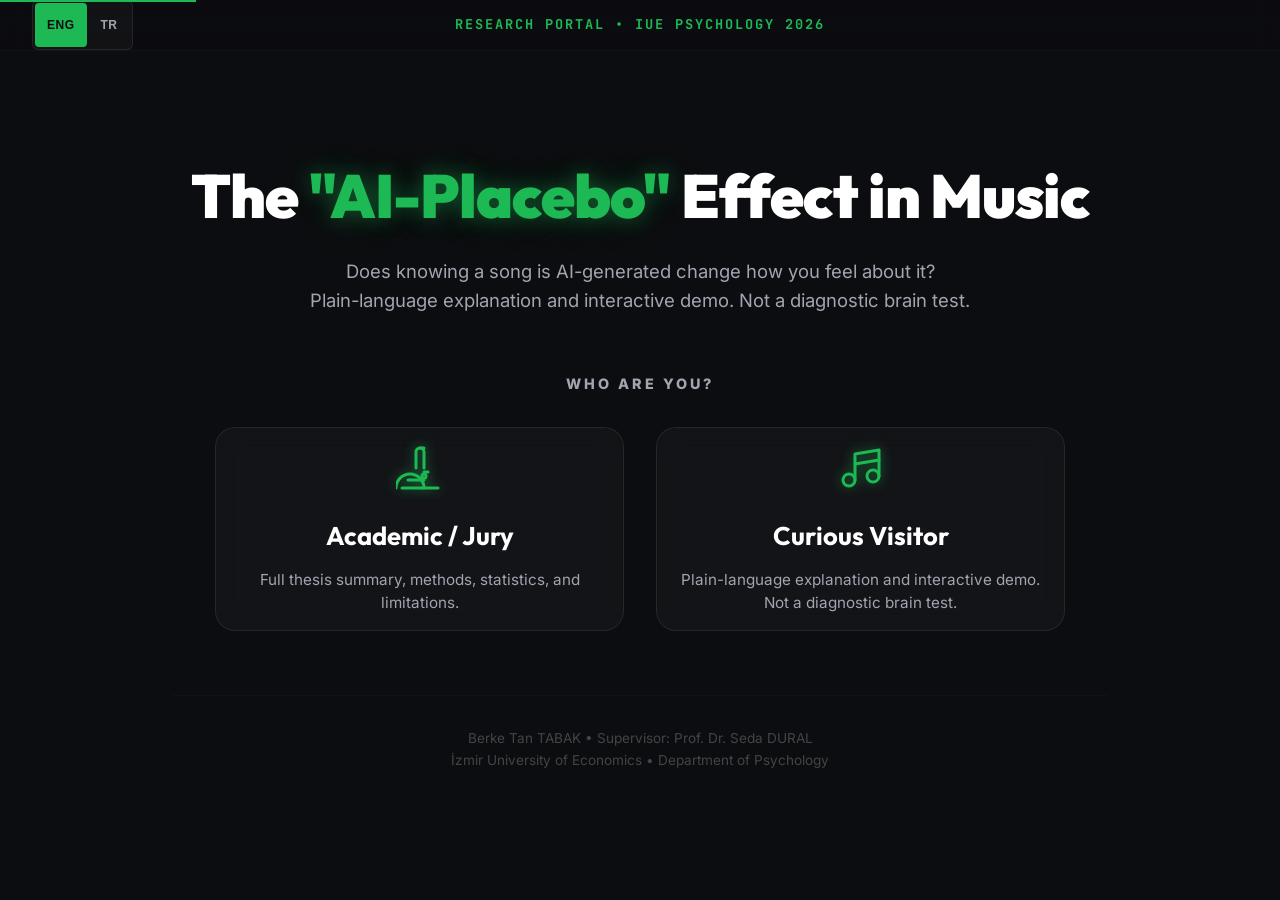
<file: index.html>
<!DOCTYPE html>
<html lang="en">

<head>
    <meta charset="UTF-8">
    <meta name="viewport" content="width=device-width, initial-scale=1.0, maximum-scale=5.0">
    <meta http-equiv="X-UA-Compatible" content="ie=edge">
    <title>Neuro-Cognitive Dynamics of AI Attribution in Music</title>
    <link rel="stylesheet" href="styles.css?v=2.0">
    <link rel="preload" href="/assets/fonts/outfit-900-latin.woff2?v=2" as="font" type="font/woff2" crossorigin>
    <link rel="preload" href="/assets/fonts/inter-400-latin.woff2?v=2" as="font" type="font/woff2" crossorigin>
    <script src="/assets/vendor/chart.umd.js?v=1.6" defer></script>

    <!-- SEO and Social Meta Tags -->
    <meta name="description" content="An interactive exploration of the AI-Placebo effect in music perception. Discover how source attribution biases evaluation using fNIRS and behavioral data.">
    <link rel="canonical" href="https://ai-placebo-poster.vercel.app/">
    
    <!-- Open Graph -->
    <meta property="og:type" content="article">
    <meta property="og:title" content="Neuro-Cognitive Dynamics of AI Attribution in Music">
    <meta property="og:description" content="An interactive exploration of the AI-Placebo effect in music perception. Discover how source attribution biases evaluation using fNIRS and behavioral data.">
    <meta property="og:url" content="https://ai-placebo-poster.vercel.app/">
    <meta property="og:image" content="https://ai-placebo-poster.vercel.app/assets/og-image.png">
    <meta property="og:site_name" content="AI-Placebo Effect">
    <meta property="og:locale" content="en_US">
    <meta property="og:locale:alternate" content="tr_TR">
    
    <!-- Twitter -->
    <meta name="twitter:card" content="summary_large_image">
    <meta name="twitter:title" content="Neuro-Cognitive Dynamics of AI Attribution in Music">
    <meta name="twitter:description" content="An interactive exploration of the AI-Placebo effect in music perception. Discover how source attribution biases evaluation using fNIRS and behavioral data.">
    <meta name="twitter:image" content="https://ai-placebo-poster.vercel.app/assets/og-image.png">
    
    <!-- Theme & Author -->
    <meta name="theme-color" content="#0f1115">
    <meta name="author" content="Berke Tan Tabak">
    
    <!-- Icons & Manifest -->
    <link rel="icon" href="/favicon.ico" sizes="any">
    <link rel="icon" href="/icon-32.png" type="image/png" sizes="32x32">
    <link rel="apple-touch-icon" href="/apple-touch-icon.png">
    <link rel="manifest" href="/manifest.json">
    
    <!-- JSON-LD Structured Data -->
    <script type="application/ld+json">
    {
      "@context": "https://schema.org",
      "@type": "ScholarlyArticle",
      "headline": "Neuro-Cognitive Dynamics of AI Attribution in Music Perception",
      "author": {
        "@type": "Person",
        "name": "Berke Tan Tabak",
        "affiliation": {
          "@type": "Organization",
          "name": "İzmir University of Economics"
        }
      },
      "keywords": "fNIRS, algorithmic aversion, source attribution, prefrontal cortex, cultural essentialism, music perception, placebo effect",
      "abstract": "Generative-AI music systems now match human composers on surface acoustic features, yet listeners systematically devalue music attributed to AI. The present study combines functional near-infrared spectroscopy (fNIRS) with subjective rating measures to isolate the contribution of source labeling from actual acoustic content."
    }
    </script>
</head>

<body>
    <a href="#main-poster" class="skip-link" data-i18n="skip-link">Skip to main content</a>
    <!-- ROLE SELECTION OVERLAY -->
    <div class="role-overlay active" id="roleOverlay" role="dialog" aria-modal="true" aria-labelledby="role-title">
        <header class="landing-header">
            <div class="landing-header-center" id="role-title" data-i18n="portal-badge">RESEARCH PORTAL &bull; IUE PSYCHOLOGY 2026</div>
            <div class="lang-switcher" id="langSwitcher" role="group" aria-label="Language">
                <button class="lang-btn active" id="lang-en" data-action="setLanguage" data-arg="en" aria-pressed="true">ENG</button>
                <button class="lang-btn" id="lang-tr" data-action="setLanguage" data-arg="tr" aria-pressed="false">TR</button>
            </div>
        </header>
        <div class="role-container">
            <h1 class="landing-title" data-i18n="landing-title">The <span class="accent">"AI-Placebo"</span> Effect in Music</h1>
            
            <p class="landing-sub" data-i18n="landing-sub">Does knowing a song is AI-generated change how you feel about it?<br>
            Explore the neuroscience behind music perception and label bias.</p>

            <div class="who-are-you" data-i18n="who-are-you">WHO ARE YOU?</div>

            <div class="role-cards">
                <div class="role-card" role="button" tabindex="0" data-action="selectRole" data-arg="academic">
                    <div class="role-icon">
                        <svg class="role-svg-icon" viewBox="0 0 24 24" fill="none" stroke="currentColor" stroke-width="1.5" stroke-linecap="round" stroke-linejoin="round">
                            <path d="M6 18h8" />
                            <path d="M3 22h18" />
                            <path d="M14 22a7 7 0 1 0-14 0" />
                            <circle cx="14" cy="16" r="1" />
                            <path d="M14 14h2" />
                            <path d="M14 12V4a2 2 0 1 0-4 0v8" />
                            <path d="M12 2h2" />
                        </svg>
                    </div>
                    <h2 data-i18n="role-academic-title">Academic / Jury</h2>
                    <p data-i18n="role-academic-desc">fNIRS preprocessing, LME modeling, Right PFC dynamics, and statistical evidence.</p>
                </div>
                <div class="role-card" role="button" tabindex="0" data-action="selectRole" data-arg="visitor">
                    <div class="role-icon">
                        <svg class="role-svg-icon" viewBox="0 0 24 24" fill="none" stroke="currentColor" stroke-width="1.5" stroke-linecap="round" stroke-linejoin="round">
                            <path d="M9 18V5l12-2v13" />
                            <circle cx="6" cy="18" r="3" />
                            <circle cx="18" cy="16" r="3" />
                            <path d="M9 10l12-2" />
                        </svg>
                    </div>
                    <h2 data-i18n="role-visitor-title">Curious Visitor</h2>
                    <p data-i18n="role-visitor-desc">Plain-language explanation of how AI labels change music ratings. Not a diagnostic brain test.</p>
                </div>
            </div>
            <div class="landing-footer">
                <a href="mailto:berke.tan.tabak@gmail.com" style="color: inherit; text-decoration: none;">Berke Tan TABAK</a> &bull; <span data-i18n="supervisor">Supervisor: Prof. Dr. Seda DURAL</span><br>
                <span data-i18n="institution">İzmir University of Economics &bull; Department of Psychology</span>
            </div>
        </div>
    </div>



    <div class="poster-container" id="main-poster">
        <button class="exit-poster-btn" data-action="backToLanding" data-i18n-title="btn-close-title" title="Close">
            <svg width="20" height="20" viewBox="0 0 24 24" fill="none" stroke="currentColor" stroke-width="2.5"
                stroke-linecap="round" stroke-linejoin="round">
                <line x1="18" y1="6" x2="6" y2="18"></line>
                <line x1="6" y1="6" x2="18" y2="18"></line>
            </svg>
            <span data-i18n="btn-kapat">CLOSE</span>
        </button>

        <header class="poster-header">
            <div class="header-top-bar u-d-jc-w-mb">
                <div class="logo-area u-fw-fs-ls">
                    <span class="accent">AI</span>-PLACEBO
                </div>
                <div class="header-controls u-d-g-ai">
                    <div class="lang-switcher u-mr">
                        <button class="lang-btn active" data-action="setLanguage" data-arg="en">ENG</button>
                        <button class="lang-btn" data-action="setLanguage" data-arg="tr">TR</button>
                    </div>
                    <div data-action="togglePath" class="path-toggle u-b-br-p-d" role="button" tabindex="0">
                        <span data-i18n="toggle-academic" class="toggle-option academic-option u-p-br-fs-fw">Academic</span>
                        <span data-i18n="toggle-visitor" class="toggle-option visitor-option u-p-br-fs-fw">Visitor</span>
                    </div>
                </div>
            </div>
            <div class="header-content academic-only">
                <div class="institution" data-i18n="institution">İZMİR UNIVERSITY OF ECONOMICS &bull; PSYCHOLOGY 2026</div>
                <h1 class="main-title" data-i18n="poster-main-title">Neuro-Cognitive Dynamics of<br><span class="accent">AI Attribution</span> in Music Perception</h1>
                <p class="authors">
                    <strong><a href="mailto:berke.tan.tabak@gmail.com" style="color: inherit; text-decoration: none;">Berke Tan TABAK</a></strong> &bull; <span data-i18n="supervisor">Supervisor: Prof. Dr. Seda DURAL</span>
                </p>
            </div>
            <div class="header-tag academic-only" data-i18n="a-header-tag">Graduation Thesis / Experimental Psychology</div>
        </header>

        <div class="poster-main">
            <!-- LEFT COLUMN -->
            <section class="col-left">


                <!-- VISITOR B1: Landing -->
                <div class="card visitor-only u-ta-b-bc-p">
                    <h2 data-i18n="v-b1-title" class="hero-slogan u-fs-mb-lh">Can you trust your ears? 🎧</h2>
                    <p data-i18n="v-b1-sub" class="hero-sub u-m-fs-clr">Scan to experience the experiment, view full results, and explore the analysis logic.</p>
                    <p class="u-fs-lh-clr-mb-1">
                        <span data-i18n='v-b1-desc'>Imagine someone plays you a beautiful song. They tell you it was written by AI. </span> 
                    </p>
                    <button data-action="openExperienceModal" class="dene-btn u-m">
                        <span class="dene-pulse"></span>
                        <span data-i18n='v-b1-btn'>🎧 TRY THE STUDY YOURSELF</span>
                    </button>
                </div>

                <!-- ACADEMIC: Try Experience (from visitor landing) -->
                <div class="card academic-only last-card-academic u-ta-b-bc-p">
                    <h2 data-i18n="v-b1-title" class="hero-slogan u-fs-mb-lh">Can you trust your ears? 🎧</h2>
                    <p data-i18n="v-b1-sub" class="hero-sub u-m-fs-clr">Scan to experience the experiment, view full results, and explore the analysis logic.</p>
                    <button data-action="openExperienceModal" class="dene-btn u-m">
                        <span class="dene-pulse"></span>
                        <span data-i18n='v-b1-btn'>🎧 TRY THE STUDY YOURSELF</span>
                    </button>
                </div>
                <!-- ACADEMIC: Abstract -->
                <div class="card academic-only last-card-academic">
                    <h2 data-i18n="a-abstract-title">Abstract</h2>
                    <p class="u-fs-lh-ta-clr" data-i18n="a-abstract-text">
                        Generative-AI music systems now match human composers on surface acoustic features, yet listeners systematically devalue music attributed to AI. The neural mechanisms of this attribution bias, and how they interact with culturally rooted musical genres, remain underspecified. The present study combines functional near-infrared spectroscopy (fNIRS) with subjective rating measures to isolate the contribution of source labeling from actual acoustic content. A within-subjects 2 × 2 × 3 factorial design (N = 30 behavioral, n = 13 fNIRS retained) crossed Label (AI/Human) × Producer (AI/Human) × Genre (Arabesque/Blues/Electronic). Participants rated 12 musical excerpts on Emotional Investment, Authenticity, Trust, Liking, and Quality (7-point Likert) while prefrontal cortex hemodynamics were recorded. Results revealed a selective AI-attribution penalty: Human-labeled music received higher Authenticity (η²p = .285), Emotional Investment (η²p = .276), and Quality (η²p = .227) ratings, while Liking remained unaffected (p = .270). The label-by-genre interaction was the largest effect for Trust (η²p = .339), with Arabesque showing the steepest AI penalty (Δ = −1.14) and Electronic exhibiting a reversal (Δ = +1.32; AI label increased trust). fNIRS results showed a tentative right-lateralized pattern: AI-labeled trials produced a higher Right PFC HbO2 peak than Human-labeled trials at the participant level as a trend, with a secondary trial-level LME sensitivity model showing a similar direction. Because only 13 participants were retained after quality control, neural findings are interpreted as exploratory. Findings reframe algorithmic aversion as a culturally moderated phenomenon with detectable neural signatures, supporting genre-AI fit expectation accounts.
                    </p>
                    <p class="u-fs-clr-mt" data-i18n="a-abstract-keywords">
                        <strong>Keywords:</strong> fNIRS, algorithmic aversion, source attribution, prefrontal cortex, cultural essentialism, music perception, placebo effect
                    </p>
                </div>

                <!-- ACADEMIC: Method -->
                <div class="card academic-only last-card-academic">
                    <h2 data-i18n='a-method-title'>Method</h2>
                    <div class="u-fs-lh-clr">
                        <p class="u-mb"><strong class="u-text-white" data-i18n="a-method-p-label">Participants:</strong> <span data-i18n="a-method-p-desc">Participants were 30 Turkish university students aged 18–25 years (13 female, 17 male), recruited through convenience sampling. All reported normal hearing and no neurological diagnosis. Twenty-two participants completed fNIRS recording. After quality control, 13 participants were retained for exploratory fNIRS analyses.</span></p>
                        <p class="u-mb"><strong class="u-text-white" data-i18n="a-method-s-label">Stimuli & Design:</strong> <span data-i18n="a-method-s-desc">12 excerpts (25s) across Arabesque, Blues, Electronic. 2 Human-composed, 2 AI-generated (Suno v5) per genre. Within-subjects 2×2×3 factorial (Label × Producer × Genre).</span></p>
                        <p class="u-mb"><strong class="u-text-white" data-i18n="a-method-pr-label">Procedure:</strong> <span data-i18n="a-method-pr-desc">Each trial began with an unlabeled music excerpt. After 10 seconds, a source label appeared: AI-Generated or Human-Composed. The excerpt continued until 25 seconds. Participants then rated the excerpt on five 7-point Likert scales: Liking, Quality, Trust, Authenticity, and Emotional Investment. A 10-second fixation interval followed each trial.</span></p>
                        <p class="u-mb"><strong class="u-text-white" data-i18n="a-method-m-label">Measures:</strong> <span data-i18n="a-method-m-desc">Behavioral DVs were Liking, Quality, Trust, Authenticity, and Emotional Investment. fNIRS HbO/HbR signals were inspected; inferential analyses focused on HbO2 Peak as the primary neural metric.</span></p>
                        <p><strong class="u-text-white" data-i18n="a-method-pl-label">Preprocessing Pipeline:</strong> <span data-i18n="a-method-pl-desc">fNIRS preprocessing used raw .oxy HbO/HbR files, participant/file quality control, a 4th-order zero-phase Butterworth band-pass filter (0.01–0.2 Hz), local baseline correction using −10 to 0 s before label reveal, and a 4–15 s post-label HRF response window. ROI-level HbO2 peak values were extracted for Right and Left PFC.</span></p>
                    </div>
                    
                    <div class="u-mt-fs-lh-clr">
                        <p class="u-mb" data-i18n="a-method-fnirs-lit">
                            fNIRS preprocessing followed a transparent, literature-informed workflow. Raw .oxy files were inspected for oxygenated and deoxygenated hemoglobin signals (HbO/HbO2 and HbR/Deoxy). Participant and file quality control was applied before inferential analysis. Retained signals were filtered with a 4th-order zero-phase Butterworth band-pass filter from 0.01 to 0.2 Hz to attenuate slow drift and high-frequency physiological/instrumental noise while preserving task-related hemodynamic fluctuations. A local trial-level baseline was computed from the −10 to 0 s interval before label reveal and subtracted from the post-label response. HbO2 Peak was then extracted from a 4–15 s post-label HRF response window for Right and Left PFC ROIs. This window was selected as a literature-informed sensitivity window to capture the delayed hemodynamic response after label onset. Because the retained fNIRS sample was small (n = 13), all neural analyses are reported as exploratory.
                        </p>
                        
                        <details class="u-mb-b-p-br">
                            <summary class="u-c-clr-fw" data-i18n="a-method-q1">Why HbO2 as the primary metric?</summary>
                            <p class="u-mt-pl-bl" data-i18n="a-method-a1">Both HbO/HbO2 and HbR/Deoxy were inspected. Inferential analyses focused on HbO2 Peak because HbO is commonly used in task-based fNIRS and typically shows stronger task-related response amplitude, while HbR was treated as a complementary signal.</p>
                        </details>
                        
                        <details class="u-mb-b-p-br">
                            <summary class="u-c-clr-fw" data-i18n="a-method-q2">Why 0.01–0.2 Hz filtering?</summary>
                            <p class="u-mt-pl-bl" data-i18n="a-method-a2">This band-pass range is commonly used to reduce very slow drift and higher-frequency physiological/instrumental noise while retaining task-related hemodynamic fluctuations.</p>
                        </details>
                        
                        <details class="u-mb-b-p-br">
                            <summary class="u-c-clr-fw" data-i18n="a-method-q3">Why local baseline −10–0 s?</summary>
                            <p class="u-mt-pl-bl" data-i18n="a-method-a3">A local pre-label baseline controls for trial-to-trial drift and captures the participant’s hemodynamic state immediately before the source label appears.</p>
                        </details>
                        
                        <details class="u-mb-b-p-br">
                            <summary class="u-c-clr-fw" data-i18n="a-method-q4">Why 4–15 s HRF window?</summary>
                            <p class="u-mt-pl-bl" data-i18n="a-method-a4">fNIRS hemodynamic responses are delayed relative to stimulus onset. The 4–15 s window was used as a literature-informed sensitivity window to capture the expected rise and peak response after label reveal. It should be reported as exploratory/sensitivity analysis, not as a universal standard.</p>
                        </details>
                    </div>

                    <!-- <div class="download-badges academic-only u-mt-1">
                        <a href="https://github.com/berketanboom/ai-placebo-poster/blob/main/data.csv" target="_blank" rel="noopener" class="dl-badge" data-i18n="raw-data">📄 Raw Data (.csv)</a>
                        <a href="https://github.com/berketanboom/ai-placebo-poster/blob/main/analysis.py" target="_blank" rel="noopener" class="dl-badge" data-i18n="python-script">🐍 Python Script</a>
                        <a href="https://github.com/berketanboom/ai-placebo-poster/blob/main/spss_output.pdf" target="_blank" rel="noopener" class="dl-badge" data-i18n="spss-output">📊 SPSS Output</a>
                    </div> -->
                </div>

                <!-- VISITOR B2: What We Wondered -->
                <div class="card visitor-only last-card-visitor">
                    <h2 data-i18n='v-b2-title'>What We Wondered</h2>
                    <div class="u-mb-1">
                        <h3 class="u-clr-mb-fs-2"><span data-i18n='v-b2-q1'>1. Does the label trick us?</span></h3>
                        <p class="u-fs-clr-2"><span data-i18n='v-b2-a1'>We wondered: if we tell people a song is 'AI-made' or 'Human-made' — but it's actually the same song — would they rate it differently? Spoiler: yes.</span></p>
                    </div>
                    <div class="u-mb-1">
                        <h3 class="u-clr-mb-fs-2"><span data-i18n='v-b2-q2'>2. Does it depend on the music?</span></h3>
                        <p class="u-fs-clr-2"><span data-i18n='v-b2-a2'>Turkish Arabesque feels emotional. Electronic music feels modern. Maybe people forgive AI for making Electronic but not Arabesque? We were right.</span></p>
                    </div>
                    <div>
                        <h3 class="u-clr-mb-fs-2"><span data-i18n='v-b2-q3'>3. Can we see it in the brain?</span></h3>
                        <p class="u-fs-clr-2"><span data-i18n='v-b2-a3'>We used a special light-based brain scanner to watch what happens when people see the word 'AI'. The brain works harder, like it's saying 'wait, is this real?'</span></p>
                    </div>
                </div>
            </section>

            <!-- CENTER COLUMN -->
            <section class="col-center">

                <!-- ACADEMIC: Results & Exploratory -->
                <div class="card academic-only">
                    <h2 data-i18n='a-results-title'>Neural Results</h2>
                    <div class="insight-panel glass-panel u-fd-ai-jc-ta">
                        <div class="u-d-ai-g">
                            <span class="insight-label" data-i18n="a-results-insight-label">"AI" LABEL</span>
                            <span class="insight-arrow">↑</span>
                            <span class="insight-value" data-i18n="a-results-insight-value">Right PFC Peak HbO2</span>
                        </div>
                        <div class="u-mt-fs-clr" data-i18n="a-results-insight-desc">
                            AI labels showed a tentative right-PFC trend, while Left PFC showed no corresponding effect. This pattern suggests possible right-lateralized source-evaluation demand, but remains exploratory due to the small retained fNIRS sample (n = 13).<br>
                            <span class="u-fs-ff">Right PFC Peak HbO2 (µM): AI [0.247], Human [0.193]</span>
                        </div>
                    </div>
                    <div class="chart-container main-chart u-mt-1">
                        <canvas id="heroChart" role="img" aria-label="Right PFC Peak HbO comparison"></canvas>
<div class="visually-hidden">Right PFC HbO peak: AI Label 0.247 µM, Human Label 0.193 µM.</div>
                    </div>
                    
                    <h3 class="u-mt-fs-bb-pb"><span data-i18n='a-explore-title'>Exploratory Findings</span></h3>
                    
                    <ul class="u-fs-lh-clr-pl">
                        <li class="u-mb-0-5">Yücel et al. (2021) for fNIRS reporting best practices</li>
                        <li class="u-mb-0-5">Pinti et al. (2019) for transparent preprocessing/reporting of fNIRS pipelines</li>
                        <li class="u-mb-0-5">Hocke et al. (2018) for common fNIRS filtering practices</li>
                        <li class="u-mb-0-5">Brigadoi et al. (2014) for motion artifacts and preprocessing concerns</li>
                        <li class="u-mb-0-5">Fishburn et al. (2014) for HbO sensitivity in cognitive/task-based fNIRS</li>
                        <li class="u-mb-0-5">Holper et al. (2022) for PFC/fNIRS relevance to trust/source evaluation contexts</li>
                        <li class="u-mb-0-5">Zhang et al. (2025) for AI-label evaluative bias/neural context if already used in the thesis/poster</li>
                    </ul>

                </div>

                
                <!-- ACADEMIC: Exploratory Behavioral Findings -->
                <div class="card academic-only">
                    <h2 data-i18n="a-explore-beh-title">Exploratory Behavioral Findings</h2>
                    <p class="u-fs-lh-mb-clr" data-i18n="a-explore-beh-subtitle">
                        Beyond the main label effects, the behavioral data suggested several genre- and dimension-specific patterns.
                    </p>
                    
                    <h3 class="u-clr-mb-fs-1" data-i18n="a-explore-beh-1-title">1. Trust was the most label-sensitive judgment</h3>
                    <p class="u-fs-clr-mb-2" data-i18n="a-explore-beh-1-text">
                        Among the rating dimensions, Trust appeared especially sensitive to source labeling. AI labels reduced trust more strongly than basic liking, suggesting that AI attribution primarily affects perceived agency and reliability rather than simple enjoyment. Trust showed a strong label-related effect, η²p = .339, p < .001.
                    </p>
 
                    <h3 class="u-clr-mb-fs-1" data-i18n="a-explore-beh-2-title">2. The AI penalty was selective, not global</h3>
                    <p class="u-fs-clr-mb-2" data-i18n="a-explore-beh-2-text">
                        Participants did not simply dislike AI-labeled music across all dimensions. The AI label mainly affected higher-order judgments such as Trust, Authenticity, Quality, and Emotional Investment, while Liking was comparatively more preserved.
                    </p>

                    <h3 class="u-clr-mb-fs-1" data-i18n="a-explore-beh-3-title">3. Genre changed the meaning of the AI label</h3>
                    <p class="u-fs-clr-mb-2" data-i18n="a-explore-beh-3-text">
                        The effect of the AI label depended on genre. Arabesque showed a stronger AI-label penalty, Blues appeared more label-invariant or weaker, and Electronic music showed a weaker or partially reversed AI penalty, consistent with genre-label congruency. Trust (Human − AI): Arabesque +1.14, Blues +0.10, Electronic −1.32. This suggests that AI attribution is not a universal bias; it depends on whether the label fits the cultural and acoustic expectations of the genre.
                    </p>

                    <h3 class="u-clr-mb-fs-1" data-i18n="a-explore-beh-4-title">4. Arabesque showed cultural sensitivity to AI labeling</h3>
                    <p class="u-fs-clr-mb-2" data-i18n="a-explore-beh-4-text">
                        Arabesque appeared especially sensitive to AI labeling. Because it is culturally and emotionally loaded, the AI label may have conflicted with expectations of human expression, lived experience, and cultural authenticity.
                    </p>

                    <h3 class="u-clr-mb-fs-1" data-i18n="a-explore-beh-5-title">5. Electronic music showed possible label congruency</h3>
                    <p class="u-fs-clr-mb-2" data-i18n="a-explore-beh-5-text">
                        Electronic music showed a weaker or partially reversed AI penalty. This may reflect genre-label congruency: listeners may perceive algorithmic or technological production as more compatible with electronic music than with culturally rooted acoustic genres.
                    </p>

                    <h3 class="u-clr-mb-fs-1" data-i18n="a-explore-beh-6-title">6. Actual producer and displayed label came apart</h3>
                    <p class="u-fs-clr-mb-2" data-i18n="a-explore-beh-6-text">
                        The design separated what the track actually was from what participants were told it was. This allowed the study to test whether evaluation followed the sound itself or the source attribution attached to it. The displayed source label was manipulated independently of actual producer.
                    </p>

                    <h3 class="u-clr-mb-fs-1" data-i18n="a-explore-beh-7-title">7. Liking and authenticity dissociated</h3>
                    <p class="u-fs-clr-mb-2" data-i18n="a-explore-beh-7-text">
                        One of the most important behavioral patterns was the dissociation between liking and authenticity. Participants could still like a piece of music while rating it as less authentic, less trustworthy, or less emotionally meaningful when it carried an AI label. This suggests that AI-label bias targets perceived human intention more than immediate pleasure.
                    </p>
                </div>

                <!-- ACADEMIC: References -->
                <div class="card academic-only">
                    <h2 data-i18n='a-references-title'>References</h2>
                    <ul class="u-fs-lh-clr-pl">
                        <li class="u-mb-0-5">Agbangla, N. F. et al. (2022). HRF window standards in fNIRS.</li>
                        <li class="u-mb-0-5">Bhatt, M. et al. (2020). Scalp Coupling Index Methodology.</li>
                        <li class="u-mb-0-5">Dietvorst, B. J. et al. (2015). Overcoming algorithmic aversion.</li>
                        <li class="u-mb-0-5">Pollonini, L. et al. (2014). SCI evaluation in continuous-wave fNIRS.</li>
                        <li>Shank, D. B. et al. (2023). Source attribution in AI art.</li>
                    </ul>
                    <a href="sources.html" class="u-d-p-b-b" data-i18n="full-bibliography">📚 Full Bibliography</a>
                </div>




                <!-- VISITOR B3: What We Found -->
                <div class="card visitor-only">
                    <h2 data-i18n='v-b3-title'>What We Found</h2>
                    <div class="u-mb-1">
                        <h3 class="u-fs"><span data-i18n='v-b3-1'>🎵 People don't dislike AI music</span></h3>
                        <p class="u-fs-clr-2"><span data-i18n='v-b3-1d'>Listeners enjoyed AI-labeled music just as much. But they said it felt less 'authentic' and 'soulful' — even when it was the exact same song. The label changes what we believe, not what we feel.</span></p>
                    </div>
                    <div class="u-mb-1">
                        <h3 class="u-fs"><span data-i18n='v-b3-2'>🇹🇷 Arabesque protects itself</span></h3>
                        <p class="u-fs-clr-2"><span data-i18n='v-b3-2d'>When we slapped an 'AI' label on Arabesque, people punished it hardest. It feels like a betrayal of something cultural and human.</span></p>
                    </div>
                    <div class="u-mb-1">
                        <h3 class="u-fs"><span data-i18n='v-b3-3'>🤖 Electronic music does the opposite</span></h3>
                        <p class="u-fs-clr-2"><span data-i18n='v-b3-3d'>In Electronic music, the 'AI' label actually INCREASED trust. People expected AI to make electronic music, so it made sense.</span></p>
                    </div>
                    <div class="u-mb-1">
                        <h3 class="u-fs"><span data-i18n='v-b3-4'>🧠 Preliminary fNIRS pattern</span></h3>
                        <p class="u-fs-clr-2"><span data-i18n='v-b3-4d'>The moment you see the 'AI' word, the right side of your prefrontal cortex showed a higher HbO2 response pattern — like you're switching into critical-thinking mode.</span></p>
                    </div>
                    <div>
                        <h3 class="u-fs"><span data-i18n='v-b3-5'>🎭 The label is powerful</span></h3>
                        <p class="u-fs-clr-2"><span data-i18n='v-b3-5d'>Across all genres, the source label was the biggest factor in how people rated the music. The actual quality of the music almost didn't matter.</span></p>
                    </div>
                </div>

                
                <!-- VISITOR B5: What Else Did We Notice -->
                <div class="card visitor-only">
                    <h2 data-i18n="v-what-else-title">What Else Did We Notice?</h2>
                    <p class="u-fs-lh-clr-mb-2" data-i18n="v-what-else-subtitle">
                        The biggest surprise was that people did not simply dislike AI music. Instead, the AI label changed specific judgments. People were more likely to question whether the music felt trustworthy, authentic, high-quality, or emotionally meaningful. Liking was more protected.
                    </p>
                    <div class="u-mb-1">
                        <h3 class="u-fs-clr-1"><span data-i18n="v-what-else-1-title">Trust changed most</span></h3>
                        <p class="u-fs-clr-2"><span data-i18n="v-what-else-1-text">AI labels mainly affected whether people trusted the music as meaningful or reliable.</span></p>
                    </div>
                    <div class="u-mb-1">
                        <h3 class="u-fs-clr-1"><span data-i18n="v-what-else-2-title">Genre mattered</span></h3>
                        <p class="u-fs-clr-2"><span data-i18n="v-what-else-2-text">Arabesque was more sensitive to AI labeling, while Electronic music sometimes made the AI label feel more fitting.</span></p>
                    </div>
                    <div class="u-mb-1">
                        <h3 class="u-fs-clr-1"><span data-i18n="v-what-else-3-title">Liking is not the whole story</span></h3>
                        <p class="u-fs-clr-2"><span data-i18n="v-what-else-3-text">People can enjoy a song while still judging it as less authentic or less emotionally human.</span></p>
                    </div>
                    <p class="u-fs-fs-clr" data-i18n="v-what-else-disclaimer">
                        These are behavioral patterns from the study sample. They do not mean every listener reacts the same way.
                    </p>
                </div>

                <!-- VISITOR B4: How We Did It -->
                <div class="card visitor-only last-card-visitor">
                    <h2 data-i18n='v-b4-title'>How We Did It</h2>
                    <div class="timeline u-mt-1">
                        <div class="tl-item"><span class="tl-time u-w-ta-1">🎧</span><span class="tl-desc"><span data-i18n='v-b4-1'>We invited 30 university students to wear a special headband</span></span></div>
                        <div class="tl-item"><span class="tl-time u-w-ta-1">🎵</span><span class="tl-desc"><span data-i18n='v-b4-2'>They listened to 12 short songs (Arabesque, Blues, Electronic)</span></span></div>
                        <div class="tl-item"><span class="tl-time u-w-ta-1">🏷️</span><span class="tl-desc"><span data-i18n='v-b4-3'>Each song got labeled "AI-Made" or "Human-Made" — sometimes truthfully, sometimes lying!</span></span></div>
                        <div class="tl-item"><span class="tl-time u-w-ta-1">⭐</span><span class="tl-desc"><span data-i18n='v-b4-4'>They rated each song on feelings: how authentic, trustworthy, and good</span></span></div>
                        <div class="tl-item"><span class="tl-time u-w-ta-1">🧠</span><span class="tl-desc"><span data-i18n='v-b4-5'>The headband used safe light beams to watch their brains while they decided</span></span></div>
                    </div>
                </div>
            </section>

            <!-- RIGHT COLUMN -->
            <section class="col-right">
                <!-- ACADEMIC: Discussion & <span data-i18n='a-limits-title'>Limitations</span> -->
                <div class="card academic-only">
                    <h2 data-i18n='a-discussion-title'>Discussion</h2>
                    <p class="u-fs-lh-mb-clr" data-i18n="a-discussion-text">
                        Our data suggests that human perception of art is heavily mediated by mental models held about the creator. The AI label acts as a 'distrust cue', increasing evaluative effort in the right prefrontal cortex. The Trust reversal in Electronic music specifically highlights that algorithmic aversion is not uniform, but heavily dependent on genre-AI fit expectations.
                    </p>
                    <h3 class="u-fs-bb-pb-mb"><span data-i18n='a-limits-title'>Limitations</span></h3>
                    <ol class="u-fs-lh-pl-clr">
                        <li class="u-mb-0-5" data-i18n="a-limit-1">This study was NOT pre-registered.</li>
                        <li class="u-mb-0-5" data-i18n="a-limit-2">fNIRS sample size (n=13) limits statistical power. Neural findings are exploratory.</li>
                        <li class="u-mb-0-5" data-i18n="a-limit-3">One-tailed tests used for directional neural hypotheses.</li>
                        <li class="u-mb-0-5" data-i18n="a-limit-4">Belief in stated source was inferred rather than assessed per trial.</li>
                        <li class="u-mb-0-5" data-i18n="a-limit-5">Sample restricted to Turkish university students.</li>
                        <li data-i18n="a-limit-6">2 Hz fNIRS sampling constrained cardiac-band SCI computation.</li>
                    </ol>
                </div>

                <!-- ACADEMIC: fNIRS Analysis Logic & Literature Basis -->
                <div class="card academic-only">
                    <h2 data-i18n="a-materials-title">fNIRS Analysis Logic & Literature Basis</h2>
                    <p class="u-fs-lh-clr-mb">
                        <span data-i18n="a-materials-intro">This section explains the logic behind the fNIRS preprocessing and analysis choices. It is included for transparency and methodological clarity; no analysis scripts are provided on this website. The fNIRS results remain exploratory.</span>
                    </p>

                    <h3 class="u-fs-bb-pb-mb-1" data-i18n="a-materials-qa1-t">A. What was analyzed?</h3>
                    <p class="u-fs-lh-clr-1">
                        <span data-i18n="a-materials-qa1-a">Raw fNIRS exports were inspected for oxygenated and deoxygenated hemoglobin signals (HbO/HbO2 and HbR/Deoxy). The primary neural summary focused on HbO2 Peak in Right and Left PFC ROIs because HbO is commonly used in task-based fNIRS and often shows stronger task-related response amplitude.</span>
                    </p>

                    <h3 class="u-fs-bb-pb-mb-1" data-i18n="a-materials-qa2-t">B. How was the signal cleaned?</h3>
                    <p class="u-fs-lh-clr-1">
                        <span data-i18n="a-materials-qa2-a">Signals were filtered using a 4th-order zero-phase Butterworth band-pass filter from 0.01 to 0.2 Hz to reduce slow drift and higher-frequency physiological/instrumental noise while preserving task-related hemodynamic fluctuations.</span>
                    </p>

                    <h3 class="u-fs-bb-pb-mb-1" data-i18n="a-materials-qa3-t">C. How was baseline handled?</h3>
                    <p class="u-fs-lh-clr-1">
                        <span data-i18n="a-materials-qa3-a">A local trial-level baseline was defined as the −10 to 0 s interval before label reveal. This local pre-label baseline captures the participant’s hemodynamic state immediately before the source attribution appears and helps control trial-to-trial drift.</span>
                    </p>

                    <h3 class="u-fs-bb-pb-mb-1" data-i18n="a-materials-qa4-t">D. How was the response quantified?</h3>
                    <p class="u-fs-lh-clr-1">
                        <span data-i18n="a-materials-qa4-a">After label reveal, HbO2 Peak was extracted from a literature-informed post-label HRF response window for each trial and ROI. The analysis focused on Right PFC and Left PFC to test whether the AI-label pattern was right-lateralized.</span>
                    </p>

                    <h3 class="u-fs-bb-pb-mb-1" data-i18n="a-materials-qa5-t">E. How were conditions compared?</h3>
                    <p class="u-fs-lh-clr-1">
                        <span data-i18n="a-materials-qa5-a">For each participant, AI-labeled and Human-labeled trials were averaged separately. AI − Human difference scores were tested at the participant level. The printed poster additionally reports a secondary trial-level LME sensitivity model with participant as a random intercept.</span>
                    </p>

                    <h3 class="u-fs-bb-pb-mb-1" data-i18n="a-materials-qa6-t">F. Why is this exploratory?</h3>
                    <p class="u-fs-lh-clr-1">
                        <span data-i18n="a-materials-qa6-a">The retained fNIRS sample was small (n = 13) and participant/channel exclusion was substantial. Therefore, fNIRS findings are interpreted as preliminary neural evidence and require replication. Behavioral findings from the full N = 30 sample are the stronger evidence in this thesis.</span>
                    </p>
                </div>


                <!-- VISITOR B6: Why This Matters -->
                <div class="card visitor-only last-card-visitor">
                    <h2 data-i18n='v-b6-title'>Why This Matters</h2>
                    <div class="u-mb-1">
                        <strong class="u-clr-d-mb"><span data-i18n='v-b6-1'>🎶 Music platforms have a problem:</span></strong>
                        <span class="u-clr-fs-lh-d"><span data-i18n='v-b6-1d'>Spotify, Apple Music, and others are filling up with AI-made music. When they start telling you (because of new laws), your favorite songs might suddenly feel different — even though they sound the same.</span></span>
                    </div>
                    <div class="u-mb-1">
                        <strong class="u-clr-d-mb"><span data-i18n='v-b6-2'>🌍 Your culture shapes what you trust:</span></strong>
                        <span class="u-clr-fs-lh-d"><span data-i18n='v-b6-2d'>The 'AI' label hurts more when it touches music tied to who you are. This isn't just about music — it's about anything cultural: art, writing, food, traditions.</span></span>
                    </div>
                    <div>
                        <strong class="u-clr-d-mb"><span data-i18n='v-b6-3'>🧬 Your brain has a built-in AI filter:</span></strong>
                        <span class="u-clr-fs-lh-d"><span data-i18n='v-b6-3d'>Without you knowing it, your brain reacts to the word 'AI' before you've even finished forming an opinion. This 'top-down' filtering shapes what you experience.</span></span>
                    </div>
                </div>
            </section>
        </div> <!-- Close poster-main -->

        <!-- ACADEMIC: Hypotheses & Results (Full Width) -->
        <div class="card academic-only full-width">
            <h2 data-i18n="a-hyp-title">Hypotheses & Results</h2>
            <div class="hypotheses-grid">
                <div class="hyp-item">
                    <strong class="u-clr-1" data-i18n="a-h1-label">H1 — Neural Source Expectancy [PARTIAL]</strong><br>
                    <em class="u-clr-2" data-i18n="a-h1-pred">Prediction: AI-labeled music will evoke greater HbO activation in prefrontal cortex than Human-labeled music.</em><br>
                    <em class="u-clr-2" data-i18n="a-h1-res">Result: Right PFC Peak HbO2: AI = 0.247 µM, Human = 0.193 µM, Δ = +0.055 µM. Paired t(12) = 1.60, p₁ = .068 (one-tailed). LME: β = 0.058, SE = 0.027, p₁ = .047.</em>
                </div>
                <div class="hyp-item">
                    <strong class="u-clr-1" data-i18n="a-h2-label">H2 — Behavioral Labeling Effect [CONFIRMED]</strong><br>
                    <em class="u-clr-2" data-i18n="a-h2-pred">Prediction: Human-labeled music will receive higher Authenticity, Quality, and Emotional Investment ratings.</em><br>
                    <em class="u-clr-2" data-i18n="a-h2-res">Results: EI: F(1,29) = 11.07, p = .002, η²p = .276. Auth: F(1,29) = 11.55, p = .002, η²p = .285. Quality: F(1,29) = 8.49, p = .007, η²p = .227.</em>
                </div>
                <div class="hyp-item">
                    <strong class="u-clr-1" data-i18n="a-h3-label">H3 — Placebo Mask [PARTIAL]</strong><br>
                    <em class="u-clr-2" data-i18n="a-h3-pred">Prediction: AI-generated music presented under Human label will receive higher ratings.</em><br>
                    <em class="u-clr-2" data-i18n="a-h3-res">Results: Emotional Investment: F(1,29) = 4.23, p = .049, η²p = .127.</em>
                </div>
                <div class="hyp-item">
                    <strong class="u-clr-1" data-i18n="a-h5-label">H5 — Genre Baseline [CONFIRMED]</strong><br>
                    <em class="u-clr-2" data-i18n="a-h5-pred">Prediction: Electronic music will receive lower Auth and EI ratings than Arabesque or Blues.</em><br>
                    <em class="u-clr-2" data-i18n="a-h5-res">Results: Auth F(2,58) = 11.81, p < .001. EI F(2,58) = 41.18, p < .001 (Largest single effect).</em>
                </div>
                <div class="hyp-item">
                    <strong class="u-clr-1" data-i18n="a-h6-label">H6 — Cultural Essentialism in Arabesque [CONFIRMED]</strong><br>
                    <em class="u-clr-2" data-i18n="a-h6-pred">Prediction: Arabesque will score highest under Human label but show largest AI penalty.</em><br>
                    <em class="u-clr-2" data-i18n="a-h6-res">Results: Label × Genre on EI: F(2,58) = 3.42, p = .039. AI penalty: ΔEI = −0.88.</em>
                </div>
                <div class="hyp-item">
                    <strong class="u-clr-1" data-i18n="a-h7-label">H7 — Acoustic Trust Gap [CONFIRMED with Reversal]</strong><br>
                    <em class="u-clr-2" data-i18n="a-h7-pred">Prediction: Trust gap (Human − AI) will be larger in acoustic genres than Electronic.</em><br>
                    <em class="u-clr-2" data-i18n="a-h7-res">Results: Label × Genre on Trust: F(2,58) = 14.86, p < .001. Arabesque +1.14. Electronic −1.32 (REVERSAL: AI label increased trust).</em>
                </div>
            </div>
        </div>

        <footer class="poster-footer u-d-fd-ai-jc">
            <!-- VISITOR FOOTER -->
            <div class="footer-col visitor-only u-w-ta">
                <p class="u-clr-fs-mb-3"><span data-i18n='v-footer-switch'>Want the full nerd version?</span> <a href="#" data-action="togglePath" class="u-clr-td" role="button" tabindex="0"><span data-i18n='v-footer-btn'>&rarr; Switch to Academic View</span></a></p>
                <p class="u-clr-fs"><span data-i18n='v-footer-feedback'>Have feedback or questions? &rarr;</span> <a href="mailto:berke.tan.tabak@gmail.com" class="u-clr-td"><span data-i18n='v-footer-email'>Email BERKE</span></a></p>
            </div>
        </footer>
    </div>

    <!-- EXPERIMENT OVERLAY -->
    <div class="exp-overlay" id="expOverlay">
        <button class="exp-close" data-action="closeExperience" data-i18n="btn-kapat">CLOSE</button>
        
        <div class="exp-content">
            <!-- STAGE 1: Intro -->
            <div class="exp-stage" id="stage1">
                <div class="exp-stage-inner">
                    <p class="exp-eyebrow" data-i18n="exp-eyebrow-start">EXPERIENCE THE EFFECT</p>
                    <h2 class="exp-title" data-i18n="exp-title-start">The AI-Placebo Quiz</h2>
                    <p class="exp-desc" data-i18n="exp-desc-start">Listen to 4 tracks. We will tell you if they are AI or Human. Rate them, and we will reveal the TRUTH at the end.</p>
                    
                    <div class="exp-genre-grid">
                        <button class="genre-btn" data-action="setGenre" data-arg="ara">
                            <span class="genre-icon">🎻</span>
                            <h3 class="genre-name" data-i18n="genre-ara-name">Arabesque</h3>
                            <p class="genre-sub" data-i18n="genre-ara-desc">Emotional Intensity</p>
                        </button>
                        <button class="genre-btn" data-action="setGenre" data-arg="blues">
                            <span class="genre-icon">🎸</span>
                            <h3 class="genre-name" data-i18n="genre-blues-name">Blues</h3>
                            <p class="genre-sub" data-i18n="genre-blues-desc">Melodic Aesthetics</p>
                        </button>
                        <button class="genre-btn" data-action="setGenre" data-arg="elec">
                            <span class="genre-icon">🎧</span>
                            <h3 class="genre-name" data-i18n="genre-elec-name">Electronic</h3>
                            <p class="genre-sub" data-i18n="genre-elec-desc">Technological Structure</p>
                        </button>
                    </div>
                </div>
            </div>

            <!-- STAGE 2: Listening -->
            <div id="stage2" class="exp-stage u-d">
                <div class="exp-stage-inner">
                    <p class="exp-eyebrow" id="quiz-progress" data-i18n="exp-parca">TRACK 1 / 4</p>
                    <h2 class="exp-title" id="quiz-label-title" aria-live="polite">Loading...</h2>
                    
                    <div class="exp-eq">
                        <div class="eq-bar"></div><div class="eq-bar"></div><div class="eq-bar"></div>
                        <div class="eq-bar"></div><div class="eq-bar"></div><div class="eq-bar"></div>
                        <div class="eq-bar"></div><div class="eq-bar"></div><div class="eq-bar"></div>
                    </div>

                    <div class="audio-control-panel u-m-d-fd-ai">
                        <button id="quizPlayBtn" data-action="toggleQuizAudio" class="quiz-play-btn u-b-clr-b-w">
                            <!-- Pause SVG by default -->
                            <svg id="playBtnIcon" width="24" height="24" viewBox="0 0 24 24" fill="currentColor">
                                <path d="M6 19h4V5H6v14zm8-14v14h4V5h-4z"/>
                            </svg>
                        </button>
                        <span id="quizAudioStatus" class="u-fs-clr-fw" data-i18n="audio-playing">Playing...</span>
                    </div>

                    <div class="survey-form" id="surveyForm">
                        <div class="survey-q">
                            <label data-i18n="exp-originality">1. How original did this track feel?</label>
                            <div class="likert-scale" id="q1">
                                <span data-action="selectLikert" data-arg="q1,1" role="radio" aria-checked="false" tabindex="0">1</span><span data-action="selectLikert" data-arg="q1,2" role="radio" aria-checked="false" tabindex="0">2</span><span data-action="selectLikert" data-arg="q1,3" role="radio" aria-checked="false" tabindex="0">3</span><span data-action="selectLikert" data-arg="q1,4" role="radio" aria-checked="false" tabindex="0">4</span><span data-action="selectLikert" data-arg="q1,5" role="radio" aria-checked="false" tabindex="0">5</span><span data-action="selectLikert" data-arg="q1,6" role="radio" aria-checked="false" tabindex="0">6</span><span data-action="selectLikert" data-arg="q1,7" role="radio" aria-checked="false" tabindex="0">7</span>
                            </div>
                        </div>
                        <div class="survey-q">
                            <label data-i18n="exp-trust">2. How much do you trust this producer label?</label>
                            <div class="likert-scale" id="q2">
                                <span data-action="selectLikert" data-arg="q2,1" role="radio" aria-checked="false" tabindex="0">1</span><span data-action="selectLikert" data-arg="q2,2" role="radio" aria-checked="false" tabindex="0">2</span><span data-action="selectLikert" data-arg="q2,3" role="radio" aria-checked="false" tabindex="0">3</span><span data-action="selectLikert" data-arg="q2,4" role="radio" aria-checked="false" tabindex="0">4</span><span data-action="selectLikert" data-arg="q2,5" role="radio" aria-checked="false" tabindex="0">5</span><span data-action="selectLikert" data-arg="q2,6" role="radio" aria-checked="false" tabindex="0">6</span><span data-action="selectLikert" data-arg="q2,7" role="radio" aria-checked="false" tabindex="0">7</span>
                            </div>
                        </div>
                        <div class="survey-q">
                            <label data-i18n="exp-quality">3. How would you rate the technical quality?</label>
                            <div class="likert-scale" id="q3">
                                <span data-action="selectLikert" data-arg="q3,1" role="radio" aria-checked="false" tabindex="0">1</span><span data-action="selectLikert" data-arg="q3,2" role="radio" aria-checked="false" tabindex="0">2</span><span data-action="selectLikert" data-arg="q3,3" role="radio" aria-checked="false" tabindex="0">3</span><span data-action="selectLikert" data-arg="q3,4" role="radio" aria-checked="false" tabindex="0">4</span><span data-action="selectLikert" data-arg="q3,5" role="radio" aria-checked="false" tabindex="0">5</span><span data-action="selectLikert" data-arg="q3,6" role="radio" aria-checked="false" tabindex="0">6</span><span data-action="selectLikert" data-arg="q3,7" role="radio" aria-checked="false" tabindex="0">7</span>
                            </div>
                        </div>
                        <button class="exp-next-btn" id="nextSongBtn" data-action="nextQuizSong" data-i18n="exp-next-song">Next Track &rarr;</button>
                    </div>
                </div>
            </div>

            <!-- STAGE 3: Reveal -->
            <div id="stage3" class="exp-stage u-d">
                <div class="exp-stage-inner">
                    <p class="exp-eyebrow" data-i18n="exp-reveal-eyebrow">THE TRUTH REVEALED</p>
                    <h2 class="exp-title" id="revealTitle" aria-live="polite" data-i18n="exp-reveal-title">🎉 Surprise!</h2>
                    <div class="exp-reveal-box" id="expRevealBox">
                        <p class="exp-reveal-text" id="expRevealText" data-i18n="exp-reveal-lead">Loading...</p>
                    </div>
                                        <div class="reveal-dashboard academic-only u-d-g-mt-fw">
                        <div class="reveal-col u-f-mw">
                            <h3 class="breakdown-title u-clr-bb-pb"><span data-i18n='a-panel-1'>Panel 1: Data vs Sample</span></h3>
                            <div class="card u-mt-p">
                                <p class="u-fs-mb-clr"><span data-i18n='a-panel-1-desc'>Your <span data-i18n='a-tbl-auth'>Auth</span>enticity AI Penalty (Human - AI):</span></p>
                                <h4 id="acad-penalty-score" class="u-fs-clr-mb">...</h4>
                                <p class="u-fs-clr-3"><span data-i18n='a-panel-1-mean'>Study Sample Mean:</span> <span class="u-clr-1">+0.85</span> (SD = 1.12)</p>
                            </div>

                            <h3 class="breakdown-title u-mt-clr-bb-pb"><span data-i18n='a-panel-2'>Panel 2: Hypothesis Check</span></h3>
                            <div class="card u-mt-p-fs">
                                <div class="u-d-jc-mb-bb">
                                    <span class="u-clr"><span data-i18n='a-h2'>H2: <span data-i18n='a-tbl-auth'>Auth</span> (Human > AI)</span></span>
                                    <strong id="repl-h2">...</strong>
                                </div>
                                <div class="u-d-jc-mb-bb">
                                    <span class="u-clr"><span data-i18n='a-h6'>H6: Arabesque Penalty Max</span></span>
                                    <strong id="repl-h6">...</strong>
                                </div>
                                <div class="u-d-jc">
                                    <span class="u-clr"><span data-i18n='a-h7'>H7: Elec <span data-i18n='a-tbl-trust'>Trust</span> Reversal</span></span>
                                    <strong id="repl-h7">...</strong>
                                </div>
                            </div>
                        </div>

                        <div class="reveal-col u-f-mw">
                            <h3 class="breakdown-title u-clr-bb-pb"><span data-i18n='a-panel-3'>Panel 3: Session Means</span></h3>
                            <div class="card u-mt-p-ox">
                                <table class="u-w-ta-fs-bc">
                                    <thead>
                                        <tr class="u-bb">
                                            <th class="u-p-clr-1"><span data-i18n='a-tbl-label'>Label</span></th>
                                            <th class="u-p-clr-1"><span data-i18n='a-tbl-auth'>Auth</span></th>
                                            <th class="u-p-clr-1"><span data-i18n='a-tbl-trust'>Trust</span></th>
                                            <th class="u-p-clr-1"><span data-i18n='a-tbl-qual'>Qual</span></th>
                                        </tr>
                                    </thead>
                                    <tbody id="acad-stats-table">
                                        <!-- JS populates -->
                                    </tbody>
                                </table>
                            </div>

                            <h3 data-i18n="a-panel-4-title" class="breakdown-title u-mt-clr-bb-pb">Panel 4: Method Notes</h3>
                            <div class="card u-mt-p-bl-b">
                                <p class="u-fs-clr-lh-m" data-i18n="a-panel-4-warning">
                                    <strong>Caution:</strong> This dashboard represents N=1 data with one trial per condition. It lacks sufficient statistical power for inference and is provided for illustration of the N=30 pipeline only.
                                </p>
                            </div>
                        </div>
                    </div>

                    <div class="reveal-dashboard visitor-only u-d-g-mt-fw">
                        <div class="reveal-col u-f-mw">
                            <div class="card u-ta-p">
                                <h3 class="u-clr-fs-mb"><span data-i18n='v-dash-1'>You showed an AI penalty of:</span></h3>
                                <h2 id="vis-penalty-score" class="u-fs-clr-mb-lh">...</h2>
                                <p class="u-fs-clr-lh"><span data-i18n='v-dash-1d'>You gave Human-labeled tracks an average of <span id="vis-penalty-num" class="u-clr-fw">...</span> points higher than AI-labeled tracks — even though we lied to you about some of them.</span></p>
                            </div>

                            <div class="card u-mt-ta-bc-b">
                                <h3 class="u-clr-fs-mb-2"><span data-i18n='v-dash-2'>Which type are you?</span></h3>
                                <div id="vis-type-icon" class="u-fs-mb">🎯</div>
                                <h2 id="vis-type-title" class="u-clr-mb-fs">Genre Neutral</h2>
                                <p id="vis-type-desc" class="u-fs-clr"><span data-i18n='a-tbl-label'>Label</span> barely changes how you rate music.</p>
                            </div>
                        </div>

                        <div class="reveal-col u-f-mw">
                            <div class="card u-ta-p">
                                <h3 class="u-clr-fs-mb-2"><span data-i18n='v-dash-3'>Your brain would have done this:</span></h3>
                                <div class="brain-glow-wrapper playing-ai u-m-w-h">
                                    <img src="assets/brain_heatmap.png" alt="Right prefrontal cortex activation heatmap — higher HbO2 response under the AI label." class="u-w-h-br-of" width="1024" height="1024" loading="lazy" decoding="async">
                                </div>
                                <p class="u-fs-clr-lh"><span data-i18n='v-dash-3d'>When you saw the 'AI' label, your right prefrontal cortex would have worked harder — in the average participant, by about <strong class="u-text-white">54%</strong>. That's the brain saying "wait, let me think about this."</span></p>
                            </div>

                            <div class="card u-mt-ta-p">
                                <p class="u-fs-clr-mb-1"><span data-i18n='v-dash-4'>Share your result!</span></p>
                                <button data-action="alert" data-arg="Link copied to clipboard! (Simulated)" class="dene-btn u-w-p-fs-jc"><span data-i18n='v-dash-btn'>🔗 Copy Link to Share</span></button>
                                 <p class="u-mt-fs"><span data-i18n='v-dash-5'>Curious for the details? <br></span><a href="#" data-action="togglePath" class="u-clr-td-d-mt" data-i18n="v-dash-switch" role="button" tabindex="0">Switch to Academic View &rarr;</a></p>
                            </div>
                        </div>
                    </div>

                    <!-- SONG BREAKDOWN (SHARED) -->
                    <h3 class="breakdown-title u-mt-ta-bt-pt"><span data-i18n='v-dash-song'>Song-by-Song Breakdown</span></h3>
                    <div id="expSongBreakdown" class="exp-song-breakdown u-mt-mb-d-fd"></div>
                    <button class="exp-next-btn" data-action="expStage" data-arg="4" data-i18n="exp-result-btn">SEE FINAL RESULT &rarr;</button>
                </div>
            </div>

            <!-- STAGE 4: Big Result -->
            <div id="stage4" class="exp-stage u-d">
                <div class="exp-stage-inner">
                    <p class="exp-eyebrow" data-i18n="exp-final-eyebrow">THE BIG DISCOVERY</p>
                    <h2 class="exp-final-title" data-i18n="exp-final-title">LABELS SHAPE EVALUATION</h2>
                    <p class="u-clr-fs-fs-mb"><span data-i18n="exp-disclaimer">Your result is based only on your ratings in this demo. It does not measure your brain activity.</span></p>
                    <p class="exp-final-sub" data-i18n="exp-final-sub">In the retained fNIRS sample, AI-labeled trials showed a higher Right PFC HbO2 peak than Human-labeled trials. This neural result is exploratory and should not be interpreted as a personal diagnostic prediction.</p>
                    <div class="exp-final-stats">
                        <div class="exp-stat-pill" data-i18n="exp-pill-1">🧠 Right PFC Activity Up</div>
                        <div class="exp-stat-pill" data-i18n="exp-pill-2">💚 Cognitive Load Higher</div>
                        <div class="exp-stat-pill" data-i18n="exp-pill-3">🎵 Music Was Identical</div>
                    </div>
                    <p class="exp-conclusion" data-i18n="exp-final-conclusion">Our brains don't just judge music; they judge the label.</p>
                    <div class="exp-final-btns">
                        <button class="exp-next-btn" data-action="expStage" data-arg="1" data-i18n="exp-try-again">🔄 Try Again</button>
                        <button data-action="closeExperience" data-i18n="exp-back-poster" class="exp-next-btn u-b-b-clr">Back to Poster</button>
                    </div>
                </div>
            </div>
        </div>
    </div>

    <!-- INTERACTIVE DASHBOARD OVERLAY -->
    <div class="dashboard-overlay" id="dashboardOverlay" role="dialog" aria-modal="true" aria-labelledby="dash-title">
        <div class="dashboard-content">
            <button class="close-btn" data-action="toggleInteractiveDashboard">&times;</button>
            <h2 id="dash-title" data-i18n="dash-title" class="u-clr-ff-mb-fs-1">Interactive Results Dashboard</h2>
            <div class="dashboard-grid">
                <div class="dash-card">
                    <h3 data-i18n="dash-card-1-title" class="u-clr-ff-mb-fs">Genre-Label Interaction</h3>
                    <p data-i18n="dash-card-1-desc" class="u-clr-fs-mb-1">Emotional Investment / Trust rating by genre and attribution label.</p>
                    <div class="chart-container u-p-h-w">
                           <canvas id="genreChart" role="img" aria-label="Genre by Label Interaction"></canvas>
<div class="visually-hidden">Genre-label interaction: AI label rated much lower in Arabesque, but higher in Electronic.</div>
                    </div>
                </div>
                <div class="dash-card">
                    <h3 data-i18n="dash-card-2-title" class="u-clr-ff-mb-fs">Prefrontal Hemodynamic Dynamics</h3>
                    <p data-i18n="dash-card-2-desc" class="u-clr-fs-mb-1">HbO changes in Right PFC over the course of a 25-second trial.</p>
                    <div class="chart-container u-p-h-w">
                           <canvas id="hboChart" role="img" aria-label="HbO Timecourse"></canvas>
<div class="visually-hidden">HbO timecourse showing divergent hemodynamic response 10-25s post-label.</div>
                    </div>
                </div>
            </div>
        </div>
    </div>
    <script src="script.js?v=1.8" defer></script>
</body>
</html>
</file>
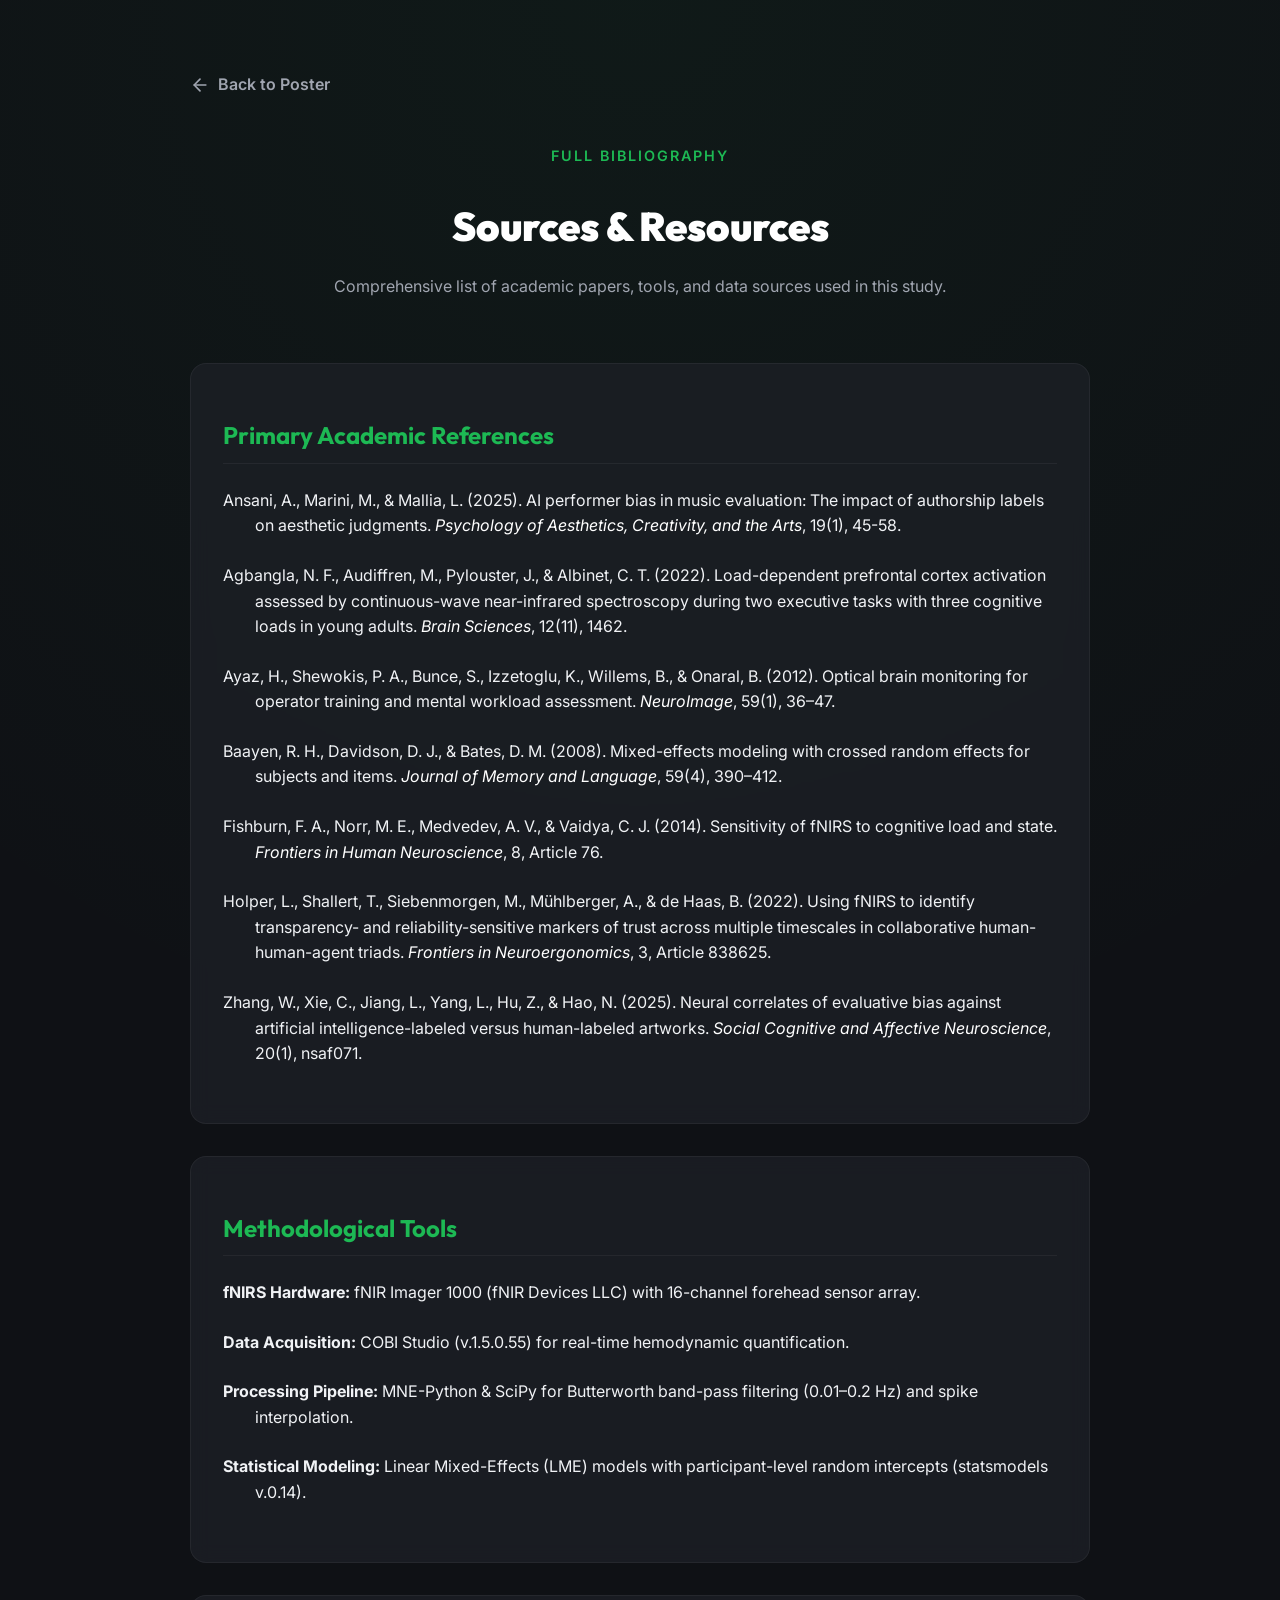
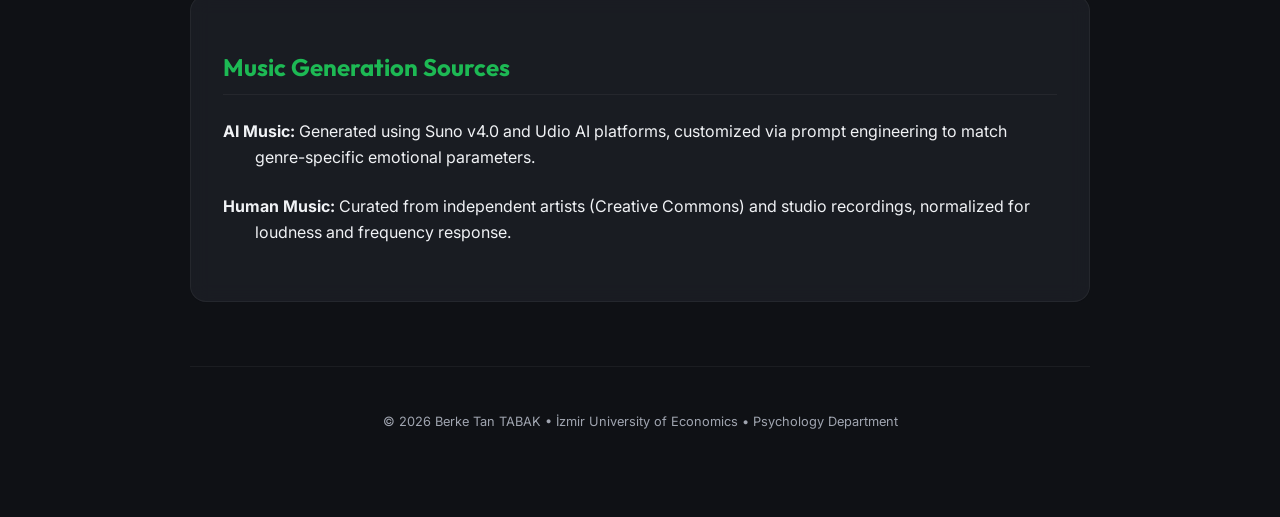
<file: sources.html>
<!DOCTYPE html>
<html lang="en">
<head>
    <meta charset="UTF-8">
    <meta name="viewport" content="width=device-width, initial-scale=1.0, maximum-scale=5.0">
    <meta http-equiv="X-UA-Compatible" content="ie=edge">
    <title>Sources & Bibliography - AI Attribution Study</title>
    <link href="https://fonts.googleapis.com/css2?family=Inter:wght@300;400;600;800&family=Outfit:wght@400;700;900&display=swap" rel="stylesheet">
    <style>
        :root {
            --bg-color: #0f1115;
            --card-bg: rgba(30, 33, 40, 0.7);
            --accent: #1DB954;
            --text-main: #f0f2f5;
            --text-muted: #a0a5b0;
            --font-heading: 'Outfit', sans-serif;
            --font-body: 'Inter', sans-serif;
            --border-color: rgba(255, 255, 255, 0.05);
        }

        body {
            background-color: var(--bg-color);
            color: var(--text-main);
            font-family: var(--font-body);
            line-height: 1.6;
            padding: 4rem 2rem;
            display: flex;
            flex-direction: column;
            align-items: center;
            background-image: radial-gradient(circle at 50% 0%, rgba(29,185,84,0.05) 0%, transparent 50%);
        }

        .container {
            max-width: 900px;
            width: 100%;
        }

        header {
            margin-bottom: 4rem;
            text-align: center;
        }

        h1 {
            font-family: var(--font-heading);
            font-size: 2.5rem;
            font-weight: 900;
            margin-bottom: 1rem;
            color: #fff;
        }

        .subtitle {
            color: var(--accent);
            font-weight: 600;
            letter-spacing: 2px;
            text-transform: uppercase;
            font-size: 0.9rem;
        }

        .source-card {
            background: var(--card-bg);
            border: 1px solid var(--border-color);
            border-radius: 16px;
            padding: 2rem;
            margin-bottom: 2rem;
            backdrop-filter: blur(10px);
        }

        h2 {
            font-family: var(--font-heading);
            font-size: 1.5rem;
            color: var(--accent);
            margin-bottom: 1.5rem;
            border-bottom: 1px solid var(--border-color);
            padding-bottom: 0.5rem;
        }

        .ref-list {
            list-style: none;
            padding: 0;
        }

        .ref-item {
            margin-bottom: 1.5rem;
            padding-left: 2rem;
            text-indent: -2rem;
            font-size: 1rem;
        }

        .ref-item em {
            color: #fff;
            font-style: italic;
        }

        .doi {
            color: var(--accent);
            text-decoration: none;
            font-size: 0.9rem;
            display: block;
            margin-top: 0.3rem;
            opacity: 0.8;
        }

        .doi:hover {
            opacity: 1;
            text-decoration: underline;
        }

        .back-link {
            display: inline-flex;
            align-items: center;
            gap: 0.5rem;
            color: var(--text-muted);
            text-decoration: none;
            margin-bottom: 2rem;
            font-weight: 600;
            transition: color 0.2s;
        }

        .back-link:hover {
            color: var(--accent);
        }

        footer {
            margin-top: 4rem;
            text-align: center;
            color: var(--text-muted);
            font-size: 0.8rem;
            border-top: 1px solid var(--border-color);
            padding-top: 2rem;
        }

        @media (max-width: 600px) {
            body { padding: 2rem 1rem; }
            h1 { font-size: 2rem; }
        }
    </style>
</head>
<body>
    <div class="container">
        <a href="index.html" class="back-link">
            <svg width="20" height="20" viewBox="0 0 24 24" fill="none" stroke="currentColor" stroke-width="2" stroke-linecap="round" stroke-linejoin="round"><line x1="19" y1="12" x2="5" y2="12"></line><polyline points="12 19 5 12 12 5"></polyline></svg>
            <span data-i18n="back-link">Back to Poster</span>
        </a>

        <header>
            <p class="subtitle" data-i18n="subtitle">Full Bibliography</p>
            <h1 data-i18n="title">Sources & Resources</h1>
            <p style="color: var(--text-muted);" data-i18n="desc">Comprehensive list of academic papers, tools, and data sources used in this study.</p>
        </header>

        <section class="source-card">
            <h2 data-i18n="primary-refs">Primary Academic References</h2>
            <ul class="ref-list">
                <li class="ref-item">
                    Ansani, A., Marini, M., & Mallia, L. (2025). AI performer bias in music evaluation: The impact of authorship labels on aesthetic judgments. <em>Psychology of Aesthetics, Creativity, and the Arts</em>, 19(1), 45-58.
                </li>
                <li class="ref-item">
                    Agbangla, N. F., Audiffren, M., Pylouster, J., & Albinet, C. T. (2022). Load-dependent prefrontal cortex activation assessed by continuous-wave near-infrared spectroscopy during two executive tasks with three cognitive loads in young adults. <em>Brain Sciences</em>, 12(11), 1462.
                </li>
                <li class="ref-item">
                    Ayaz, H., Shewokis, P. A., Bunce, S., Izzetoglu, K., Willems, B., & Onaral, B. (2012). Optical brain monitoring for operator training and mental workload assessment. <em>NeuroImage</em>, 59(1), 36–47.
                </li>
                <li class="ref-item">
                    Baayen, R. H., Davidson, D. J., & Bates, D. M. (2008). Mixed-effects modeling with crossed random effects for subjects and items. <em>Journal of Memory and Language</em>, 59(4), 390–412.
                </li>
                <li class="ref-item">
                    Fishburn, F. A., Norr, M. E., Medvedev, A. V., & Vaidya, C. J. (2014). Sensitivity of fNIRS to cognitive load and state. <em>Frontiers in Human Neuroscience</em>, 8, Article 76.
                </li>
                <li class="ref-item">
                    Holper, L., Shallert, T., Siebenmorgen, M., Mühlberger, A., & de Haas, B. (2022). Using fNIRS to identify transparency- and reliability-sensitive markers of trust across multiple timescales in collaborative human-human-agent triads. <em>Frontiers in Neuroergonomics</em>, 3, Article 838625.
                </li>
                <li class="ref-item">
                    Zhang, W., Xie, C., Jiang, L., Yang, L., Hu, Z., & Hao, N. (2025). Neural correlates of evaluative bias against artificial intelligence-labeled versus human-labeled artworks. <em>Social Cognitive and Affective Neuroscience</em>, 20(1), nsaf071.
                </li>
            </ul>
        </section>

        <section class="source-card">
            <h2 data-i18n="method-tools">Methodological Tools</h2>
            <ul class="ref-list">
                <li class="ref-item" data-i18n="tool-hardware">
                    <strong>fNIRS Hardware:</strong> fNIR Imager 1000 (fNIR Devices LLC) with 16-channel forehead sensor array.
                </li>
                <li class="ref-item" data-i18n="tool-acquisition">
                    <strong>Data Acquisition:</strong> COBI Studio (v.1.5.0.55) for real-time hemodynamic quantification.
                </li>
                <li class="ref-item" data-i18n="tool-pipeline">
                    <strong>Processing Pipeline:</strong> MNE-Python & SciPy for Butterworth band-pass filtering (0.01–0.2 Hz) and spike interpolation.
                </li>
                <li class="ref-item" data-i18n="tool-modeling">
                    <strong>Statistical Modeling:</strong> Linear Mixed-Effects (LME) models with participant-level random intercepts (statsmodels v.0.14).
                </li>
            </ul>
        </section>

        <section class="source-card">
            <h2 data-i18n="music-sources">Music Generation Sources</h2>
            <ul class="ref-list">
                <li class="ref-item" data-i18n="music-ai">
                    <strong>AI Music:</strong> Generated using Suno v4.0 and Udio AI platforms, customized via prompt engineering to match genre-specific emotional parameters.
                </li>
                <li class="ref-item" data-i18n="music-human">
                    <strong>Human Music:</strong> Curated from independent artists (Creative Commons) and studio recordings, normalized for loudness and frequency response.
                </li>
            </ul>
        </section>

        <footer>
            <p data-i18n="footer-text">&copy; 2026 Berke Tan TABAK &bull; İzmir University of Economics &bull; Psychology Department</p>
        </footer>
    </div>

    <script>
        const translations = {
            en: {
                "back-link": "Back to Poster",
                "subtitle": "Full Bibliography",
                "title": "Sources & Resources",
                "desc": "Comprehensive list of academic papers, tools, and data sources used in this study.",
                "primary-refs": "Primary Academic References",
                "method-tools": "Methodological Tools",
                "tool-hardware": "<strong>fNIRS Hardware:</strong> fNIR Imager 1000 (fNIR Devices LLC) with 16-channel forehead sensor array.",
                "tool-acquisition": "<strong>Data Acquisition:</strong> COBI Studio (v.1.5.0.55) for real-time hemodynamic quantification.",
                "tool-pipeline": "<strong>Processing Pipeline:</strong> MNE-Python & SciPy for Butterworth band-pass filtering (0.01–0.2 Hz) and spike interpolation.",
                "tool-modeling": "<strong>Statistical Modeling:</strong> Linear Mixed-Effects (LME) models with participant-level random intercepts (statsmodels v.0.14).",
                "music-sources": "Music Generation Sources",
                "music-ai": "<strong>AI Music:</strong> Generated using Suno v4.0 and Udio AI platforms, customized via prompt engineering to match genre-specific emotional parameters.",
                "music-human": "<strong>Human Music:</strong> Curated from independent artists (Creative Commons) and studio recordings, normalized for loudness and frequency response.",
                "footer-text": "&copy; 2026 Berke Tan TABAK &bull; İzmir University of Economics &bull; Psychology Department"
            },
            tr: {
                "back-link": "Postere Geri Dön",
                "subtitle": "Tam Kaynakça",
                "title": "Kaynaklar ve Materyaller",
                "desc": "Bu çalışmada kullanılan akademik makalelerin, araçların ve veri kaynaklarının kapsamlı listesi.",
                "primary-refs": "Birincil Akademik Referanslar",
                "method-tools": "Metodolojik Araçlar",
                "tool-hardware": "<strong>fNIRS Donanımı:</strong> 16 kanallı alın sensör dizisine sahip fNIR Imager 1000 (fNIR Devices LLC).",
                "tool-acquisition": "<strong>Veri Toplama:</strong> Gerçek zamanlı hemodinamik kantifikasyon için COBI Studio (v.1.5.0.55).",
                "tool-pipeline": "<strong>İşlem Akışı:</strong> Butterworth bant geçiren filtreleme (0.01-0.2 Hz) ve sıçrama interpolasyonu için MNE-Python ve SciPy.",
                "tool-modeling": "<strong>İstatistiksel Modelleme:</strong> Katılımcı düzeyinde rastgele kesişim noktalarına sahip Doğrusal Karma Etkiler (LME) modelleri (statsmodels v.0.14).",
                "music-sources": "Müzik Üretim Kaynakları",
                "music-ai": "<strong>YZ Müziği:</strong> Tür bazlı duygusal parametreleri eşleştirmek için istem mühendisliği yoluyla özelleştirilmiş, Suno v4.0 ve Udio Yapay Zeka platformları kullanılarak üretilmiştir.",
                "music-human": "<strong>İnsan Müziği:</strong> Bağımsız sanatçılardan (Creative Commons) ve stüdyo kayıtlarından derlenmiş, ses seviyesi ve frekans tepkisi için normalize edilmiştir.",
                "footer-text": "&copy; 2026 Berke Tan TABAK &bull; İzmir Ekonomi Üniversitesi &bull; Psikoloji Bölümü"
            }
        };

        function applyLanguage() {
            const lang = localStorage.getItem('lang') || 'en';
            document.querySelectorAll('[data-i18n]').forEach(el => {
                const key = el.getAttribute('data-i18n');
                if (translations[lang] && translations[lang][key] !== undefined) {
                    el.innerHTML = translations[lang][key];
                }
            });
            document.title = lang === 'tr' ? "Kaynaklar & Kaynakça - YZ Atıf Çalışması" : "Sources & Bibliography - AI Attribution Study";
        }

        window.addEventListener('DOMContentLoaded', applyLanguage);
    </script>
</body>
</html>
</file>
<file: styles.css>
/* === WO5: Self-hosted font faces === */
/* latin-ext */
@font-face {
  font-family: 'Inter';
  font-style: normal;
  font-weight: 300;
  font-display: swap;
  src: url('/assets/fonts/inter-300-latin-ext.woff2?v=2') format('woff2');
  unicode-range: U+0100-02BA, U+02BD-02C5, U+02C7-02CC, U+02CE-02D7, U+02DD-02FF, U+0304, U+0308, U+0329, U+1D00-1DBF, U+1E00-1E9F, U+1EF2-1EFF, U+2020, U+20A0-20AB, U+20AD-20C0, U+2113, U+2C60-2C7F, U+A720-A7FF;
}

/* latin */
@font-face {
  font-family: 'Inter';
  font-style: normal;
  font-weight: 300;
  font-display: swap;
  src: url('/assets/fonts/inter-300-latin.woff2?v=2') format('woff2');
  unicode-range: U+0000-00FF, U+0131, U+0152-0153, U+02BB-02BC, U+02C6, U+02DA, U+02DC, U+0304, U+0308, U+0329, U+2000-206F, U+20AC, U+2122, U+2191, U+2193, U+2212, U+2215, U+FEFF, U+FFFD;
}

/* latin-ext */
@font-face {
  font-family: 'Inter';
  font-style: normal;
  font-weight: 400;
  font-display: swap;
  src: url('/assets/fonts/inter-400-latin-ext.woff2?v=2') format('woff2');
  unicode-range: U+0100-02BA, U+02BD-02C5, U+02C7-02CC, U+02CE-02D7, U+02DD-02FF, U+0304, U+0308, U+0329, U+1D00-1DBF, U+1E00-1E9F, U+1EF2-1EFF, U+2020, U+20A0-20AB, U+20AD-20C0, U+2113, U+2C60-2C7F, U+A720-A7FF;
}

/* latin */
@font-face {
  font-family: 'Inter';
  font-style: normal;
  font-weight: 400;
  font-display: swap;
  src: url('/assets/fonts/inter-400-latin.woff2?v=2') format('woff2');
  unicode-range: U+0000-00FF, U+0131, U+0152-0153, U+02BB-02BC, U+02C6, U+02DA, U+02DC, U+0304, U+0308, U+0329, U+2000-206F, U+20AC, U+2122, U+2191, U+2193, U+2212, U+2215, U+FEFF, U+FFFD;
}

/* latin-ext */
@font-face {
  font-family: 'Inter';
  font-style: normal;
  font-weight: 600;
  font-display: swap;
  src: url('/assets/fonts/inter-600-latin-ext.woff2?v=2') format('woff2');
  unicode-range: U+0100-02BA, U+02BD-02C5, U+02C7-02CC, U+02CE-02D7, U+02DD-02FF, U+0304, U+0308, U+0329, U+1D00-1DBF, U+1E00-1E9F, U+1EF2-1EFF, U+2020, U+20A0-20AB, U+20AD-20C0, U+2113, U+2C60-2C7F, U+A720-A7FF;
}

/* latin */
@font-face {
  font-family: 'Inter';
  font-style: normal;
  font-weight: 600;
  font-display: swap;
  src: url('/assets/fonts/inter-600-latin.woff2?v=2') format('woff2');
  unicode-range: U+0000-00FF, U+0131, U+0152-0153, U+02BB-02BC, U+02C6, U+02DA, U+02DC, U+0304, U+0308, U+0329, U+2000-206F, U+20AC, U+2122, U+2191, U+2193, U+2212, U+2215, U+FEFF, U+FFFD;
}

/* latin-ext */
@font-face {
  font-family: 'Inter';
  font-style: normal;
  font-weight: 800;
  font-display: swap;
  src: url('/assets/fonts/inter-800-latin-ext.woff2?v=2') format('woff2');
  unicode-range: U+0100-02BA, U+02BD-02C5, U+02C7-02CC, U+02CE-02D7, U+02DD-02FF, U+0304, U+0308, U+0329, U+1D00-1DBF, U+1E00-1E9F, U+1EF2-1EFF, U+2020, U+20A0-20AB, U+20AD-20C0, U+2113, U+2C60-2C7F, U+A720-A7FF;
}

/* latin */
@font-face {
  font-family: 'Inter';
  font-style: normal;
  font-weight: 800;
  font-display: swap;
  src: url('/assets/fonts/inter-800-latin.woff2?v=2') format('woff2');
  unicode-range: U+0000-00FF, U+0131, U+0152-0153, U+02BB-02BC, U+02C6, U+02DA, U+02DC, U+0304, U+0308, U+0329, U+2000-206F, U+20AC, U+2122, U+2191, U+2193, U+2212, U+2215, U+FEFF, U+FFFD;
}

/* latin-ext */
@font-face {
  font-family: 'Outfit';
  font-style: normal;
  font-weight: 400;
  font-display: swap;
  src: url('/assets/fonts/outfit-400-latin-ext.woff2?v=2') format('woff2');
  unicode-range: U+0100-02BA, U+02BD-02C5, U+02C7-02CC, U+02CE-02D7, U+02DD-02FF, U+0304, U+0308, U+0329, U+1D00-1DBF, U+1E00-1E9F, U+1EF2-1EFF, U+2020, U+20A0-20AB, U+20AD-20C0, U+2113, U+2C60-2C7F, U+A720-A7FF;
}

/* latin */
@font-face {
  font-family: 'Outfit';
  font-style: normal;
  font-weight: 400;
  font-display: swap;
  src: url('/assets/fonts/outfit-400-latin.woff2?v=2') format('woff2');
  unicode-range: U+0000-00FF, U+0131, U+0152-0153, U+02BB-02BC, U+02C6, U+02DA, U+02DC, U+0304, U+0308, U+0329, U+2000-206F, U+20AC, U+2122, U+2191, U+2193, U+2212, U+2215, U+FEFF, U+FFFD;
}

/* latin-ext */
@font-face {
  font-family: 'Outfit';
  font-style: normal;
  font-weight: 700;
  font-display: swap;
  src: url('/assets/fonts/outfit-700-latin-ext.woff2?v=2') format('woff2');
  unicode-range: U+0100-02BA, U+02BD-02C5, U+02C7-02CC, U+02CE-02D7, U+02DD-02FF, U+0304, U+0308, U+0329, U+1D00-1DBF, U+1E00-1E9F, U+1EF2-1EFF, U+2020, U+20A0-20AB, U+20AD-20C0, U+2113, U+2C60-2C7F, U+A720-A7FF;
}

/* latin */
@font-face {
  font-family: 'Outfit';
  font-style: normal;
  font-weight: 700;
  font-display: swap;
  src: url('/assets/fonts/outfit-700-latin.woff2?v=2') format('woff2');
  unicode-range: U+0000-00FF, U+0131, U+0152-0153, U+02BB-02BC, U+02C6, U+02DA, U+02DC, U+0304, U+0308, U+0329, U+2000-206F, U+20AC, U+2122, U+2191, U+2193, U+2212, U+2215, U+FEFF, U+FFFD;
}

/* latin-ext */
@font-face {
  font-family: 'Outfit';
  font-style: normal;
  font-weight: 900;
  font-display: swap;
  src: url('/assets/fonts/outfit-900-latin-ext.woff2?v=2') format('woff2');
  unicode-range: U+0100-02BA, U+02BD-02C5, U+02C7-02CC, U+02CE-02D7, U+02DD-02FF, U+0304, U+0308, U+0329, U+1D00-1DBF, U+1E00-1E9F, U+1EF2-1EFF, U+2020, U+20A0-20AB, U+20AD-20C0, U+2113, U+2C60-2C7F, U+A720-A7FF;
}

/* latin */
@font-face {
  font-family: 'Outfit';
  font-style: normal;
  font-weight: 900;
  font-display: swap;
  src: url('/assets/fonts/outfit-900-latin.woff2?v=2') format('woff2');
  unicode-range: U+0000-00FF, U+0131, U+0152-0153, U+02BB-02BC, U+02C6, U+02DA, U+02DC, U+0304, U+0308, U+0329, U+2000-206F, U+20AC, U+2122, U+2191, U+2193, U+2212, U+2215, U+FEFF, U+FFFD;
}

/* latin-ext */
@font-face {
  font-family: 'JetBrains Mono';
  font-style: normal;
  font-weight: 400;
  font-display: swap;
  src: url('/assets/fonts/jetbrains-mono-400-latin-ext.woff2?v=2') format('woff2');
  unicode-range: U+0100-02BA, U+02BD-02C5, U+02C7-02CC, U+02CE-02D7, U+02DD-02FF, U+0304, U+0308, U+0329, U+1D00-1DBF, U+1E00-1E9F, U+1EF2-1EFF, U+2020, U+20A0-20AB, U+20AD-20C0, U+2113, U+2C60-2C7F, U+A720-A7FF;
}

/* latin */
@font-face {
  font-family: 'JetBrains Mono';
  font-style: normal;
  font-weight: 400;
  font-display: swap;
  src: url('/assets/fonts/jetbrains-mono-400-latin.woff2?v=2') format('woff2');
  unicode-range: U+0000-00FF, U+0131, U+0152-0153, U+02BB-02BC, U+02C6, U+02DA, U+02DC, U+0304, U+0308, U+0329, U+2000-206F, U+20AC, U+2122, U+2191, U+2193, U+2212, U+2215, U+FEFF, U+FFFD;
}

/* latin-ext */
@font-face {
  font-family: 'JetBrains Mono';
  font-style: normal;
  font-weight: 700;
  font-display: swap;
  src: url('/assets/fonts/jetbrains-mono-700-latin-ext.woff2?v=2') format('woff2');
  unicode-range: U+0100-02BA, U+02BD-02C5, U+02C7-02CC, U+02CE-02D7, U+02DD-02FF, U+0304, U+0308, U+0329, U+1D00-1DBF, U+1E00-1E9F, U+1EF2-1EFF, U+2020, U+20A0-20AB, U+20AD-20C0, U+2113, U+2C60-2C7F, U+A720-A7FF;
}

/* latin */
@font-face {
  font-family: 'JetBrains Mono';
  font-style: normal;
  font-weight: 700;
  font-display: swap;
  src: url('/assets/fonts/jetbrains-mono-700-latin.woff2?v=2') format('woff2');
  unicode-range: U+0000-00FF, U+0131, U+0152-0153, U+02BB-02BC, U+02C6, U+02DA, U+02DC, U+0304, U+0308, U+0329, U+2000-206F, U+20AC, U+2122, U+2191, U+2193, U+2212, U+2215, U+FEFF, U+FFFD;
}

:root {
    --bg-color: #0f1115;
    --card-bg: rgba(30, 33, 40, 0.7);
    --accent: #1DB954; /* Spotify green */
    --accent-glow: rgba(29, 185, 84, 0.3);
    --text-main: #f0f2f5;
    --text-muted: #a0a5b0;
    --font-heading: 'Outfit', sans-serif;
    --font-body: 'Inter', sans-serif;
    --font-mono: 'JetBrains Mono', monospace;
    --border-color: rgba(255, 255, 255, 0.05);
}

* {
    margin: 0;
    padding: 0;
    box-sizing: border-box !important;
    -webkit-tap-highlight-color: transparent;
}

html, body {
    overflow-x: hidden !important;
    width: 100%;
    max-width: 100vw;
    font-size: 16px;
    scroll-behavior: smooth;
}

body {
    background-color: var(--bg-color);
    color: var(--text-main);
    font-family: var(--font-body);
    line-height: 1.6;
    padding: 2rem;
    min-height: 100vh;
    display: flex;
    justify-content: center;
    background-image: radial-gradient(circle at 50% 0%, rgba(29,185,84,0.1) 0%, transparent 50%);
}



img, video {
    max-width: 100%;
    height: auto;
    display: block;
}

.poster-container {
    width: 100%;
    max-width: min(1200px, 100vw);
    margin: 0 auto;
    padding: 0 1rem;
    display: flex;
    flex-direction: column;
    gap: 2rem;
    overflow-x: hidden;
}

/* HEADER */
.poster-header {
    display: flex;
    flex-wrap: wrap;
    justify-content: space-between;
    align-items: flex-end;
    padding-bottom: 1.5rem;
    border-bottom: 1px solid var(--border-color);
    margin-bottom: 3rem;
}



.institution {
    font-size: 0.85rem;
    color: var(--accent);
    letter-spacing: 2px;
    font-weight: 600;
    margin-bottom: 0.5rem;
}

.main-title {
    font-family: var(--font-heading);
    font-size: 3rem;
    font-weight: 900;
    line-height: 1.1;
    max-width: 900px;
}

.main-title .accent {
    color: var(--accent);
}

.authors {
    display: flex;
    flex-wrap: wrap;
    gap: 3rem;
}

.author-block {
    display: flex;
    flex-direction: column;
}

.author-block .role {
    font-size: 0.75rem;
    color: var(--text-muted);
    letter-spacing: 1px;
    font-weight: 600;
}

.author-block .name {
    font-size: 1.25rem;
    font-weight: 600;
}

/* MAIN GRID */
.poster-main {
    column-count: 3;
    column-gap: 2rem;
}



.col-left, .col-center, .col-right {
    display: contents;
}





/* CARDS */
.card {
    break-inside: avoid;
    -webkit-column-break-inside: avoid;
    margin-bottom: 2rem;
    background: var(--card-bg);
    border: 1px solid var(--border-color);
    border-radius: 16px;
    padding: 1.5rem;
    backdrop-filter: blur(10px);
    transition: transform 0.3s ease, border-color 0.3s ease;
    color: var(--text-main);
}

.insight-panel {
    background: rgba(29, 185, 84, 0.1);
    border-radius: 12px;
    padding: 1rem;
    display: flex;
    align-items: center;
    gap: 1.5rem;
    border: 1px solid rgba(29, 185, 84, 0.2);
}

.glass-panel {
    background: rgba(255, 255, 255, 0.03);
    backdrop-filter: blur(10px);
    border: 1px solid rgba(255, 255, 255, 0.05);
}

/* Visibility Helpers */
.academic-only, .visitor-only {
    display: none !important;
}

body.mode-academic .academic-only {
    display: block !important;
}
body.mode-visitor .visitor-only {
    display: block !important;
}

/* Full-width card override for Academic main layout */
body.mode-academic .poster-main > .card.academic-only.full-width {
    grid-column: 1 / -1;
    display: block !important;
}

/* Responsive Hypotheses Sub-Grid */
.hypotheses-grid {
    display: grid;
    grid-template-columns: repeat(auto-fit, minmax(280px, 1fr));
    gap: 1.5rem;
    font-size: 0.9rem;
    line-height: 1.5;
    color: var(--text-main);
    margin-top: 1.5rem;
}

.hyp-item {
    background: rgba(0, 0, 0, 0.15);
    padding: 1.25rem;
    border-radius: 12px;
    border: 1px solid rgba(255, 255, 255, 0.03);
    transition: all 0.3s cubic-bezier(0.4, 0, 0.2, 1);
}

.hyp-item:hover {
    background: rgba(29, 185, 84, 0.05);
    border-color: rgba(29, 185, 84, 0.15);
    transform: translateY(-2px);
    box-shadow: 0 4px 20px rgba(29, 185, 84, 0.05);
}


/* For flex/grid elements, use specific overrides */
body.mode-academic div.academic-only[style*="display: flex"],
body.mode-academic section.academic-only[style*="display: flex"],
body.mode-visitor div.visitor-only[style*="display: flex"],
body.mode-visitor section.visitor-only[style*="display: flex"] {
    display: flex !important;
}


/* Path Toggle Active States */
body.mode-academic .academic-option {
    background: rgba(29, 185, 84, 0.4);
    color: #fff;
}
body.mode-visitor .visitor-option {
    background: rgba(29, 185, 84, 0.4);
    color: #fff;
}

.card:hover {
    transform: translateY(-2px);
    border-color: rgba(29, 185, 84, 0.3);
}

.card h2 {
    font-family: var(--font-heading);
    font-size: 1.5rem;
    margin-bottom: 1rem;
    color: var(--accent);
    display: flex;
    align-items: center;
    gap: 0.5rem;
}

.lead {
    font-size: 1.1rem;
    font-weight: 600;
    margin-bottom: 1rem;
    color: #fff;
}

/* LISTS & ITEMS */
.hypothesis-list {
    list-style: none;
    display: flex;
    flex-direction: column;
    flex-wrap: nowrap;
    gap: 1rem;
}

.hypothesis-list li {
    background: rgba(0,0,0,0.2);
    padding: 1rem;
    border-radius: 8px;
    border-left: 3px solid var(--accent);
}

.h-badge {
    background: var(--accent);
    color: #000;
    padding: 0.1rem 0.4rem;
    border-radius: 4px;
    font-weight: bold;
    font-size: 0.8rem;
    margin-right: 0.5rem;
}

/* DESIGN SECTION */
.design-grid {
    display: grid;
    grid-template-columns: repeat(auto-fit, minmax(100px, 1fr));
    gap: 1rem;
    margin-bottom: 1rem;
}

.design-item {
    background: rgba(0,0,0,0.2);
    padding: 1rem;
    border-radius: 8px;
    text-align: center;
    display: flex;
    flex-direction: column;
}

.d-val {
    font-size: 1.5rem;
    font-weight: 800;
    font-family: var(--font-heading);
    color: var(--accent);
}

.d-lbl {
    font-size: 0.8rem;
    color: var(--text-muted);
}

.design-factors {
    display: flex;
    gap: 0.5rem;
    flex-wrap: wrap;
}

.factor {
    background: rgba(29, 185, 84, 0.1);
    border: 1px solid rgba(29, 185, 84, 0.3);
    padding: 0.2rem 0.6rem;
    border-radius: 20px;
    font-size: 0.85rem;
}

/* HERO ZONE */
.hero-card {
    background: linear-gradient(145deg, rgba(30, 33, 40, 0.9), rgba(20, 22, 26, 0.9));
    border: 1px solid var(--border-color);
    border-radius: 24px;
    padding: 1.5rem;
    display: flex;
    flex-direction: column;
    align-items: center;
    text-align: center;
    position: relative;
    overflow: hidden;
}

.hero-card::before {
    content: '';
    position: absolute;
    top: -50%;
    left: -50%;
    width: 200%;
    height: 200%;
    background: radial-gradient(circle at center, var(--accent-glow) 0%, transparent 50%);
    opacity: 0.1;
    pointer-events: none;
}

.hero-slogan {
    font-family: var(--font-heading);
    font-size: clamp(1.8rem, 5vw, 3rem);
    font-weight: 900;
    line-height: 1.1;
    margin-bottom: 1rem;
    background: linear-gradient(to right, #fff, rgba(255,255,255,0.7));
    -webkit-background-clip: text;
    background-clip: text;
    -webkit-text-fill-color: transparent;
}

.hero-sub {
    font-size: 1.25rem;
    color: var(--text-muted);
    margin-bottom: 2rem;
    max-width: 80%;
}

.insight-panel {
    background: rgba(29, 185, 84, 0.08);
    border: 1px solid rgba(29, 185, 84, 0.4);
    border-radius: 12px;
    padding: 1.2rem;
    display: flex;
    flex-wrap: wrap;
    align-items: center;
    gap: 1.5rem;
    box-shadow: 0 0 20px rgba(29, 185, 84, 0.1);
    backdrop-filter: blur(5px);
}

.insight-label {
    font-family: var(--font-heading);
    font-weight: 700;
    font-size: 1.2rem;
}

.insight-arrow {
    color: var(--accent);
    font-size: 2rem;
    font-weight: 900;
}

.insight-value {
    font-size: 1.2rem;
    font-weight: 600;
}

.main-chart {
    width: 100%;
    height: 250px;
    margin-bottom: 2rem;
}

.brain-map-container {
    width: 100%;
    display: flex;
    flex-wrap: nowrap;
    flex-direction: column;
    align-items: center;
    margin-top: 1rem; /* Removed auto to prevent pushing to extreme bottom */
}

.brain-img {
    width: 100%;
    max-width: 100%; /* Enlarged to full container width */
    border-radius: 20px;
    margin-bottom: 1rem;
    box-shadow: 0 15px 45px rgba(0,0,0,0.6);
    transition: all 0.3s cubic-bezier(0.4, 0, 0.2, 1);
}

.brain-img:hover {
    transform: scale(1.05);
}

.brain-caption {
    font-size: 0.85rem;
    color: var(--text-muted);
}

/* RIGHT COLUMN SPECIFICS */
.method-section {
    margin-bottom: 1.5rem;
}

.method-section h3 {
    font-size: 1rem;
    color: #fff;
    margin-bottom: 0.5rem;
}

.timeline {
    display: flex;
    flex-direction: column;
    flex-wrap: nowrap;
    gap: 0.5rem;
}

.tl-item {
    display: flex;
    gap: 1rem;
    background: rgba(0,0,0,0.2);
    padding: 0.5rem 1rem;
    border-radius: 6px;
}

.tl-time {
    color: var(--accent);
    font-weight: 600;
    min-width: 60px;
}

.pipeline-tags {
    display: flex;
    flex-wrap: wrap;
    gap: 0.5rem;
}

.tag {
    background: rgba(255,255,255,0.05);
    border: 1px solid rgba(255,255,255,0.1);
    padding: 0.2rem 0.6rem;
    border-radius: 4px;
    font-size: 0.85rem;
}

.secondary-chart {
    width: 100%;
    height: 180px;
    margin-bottom: 0.5rem;
}

.chart-caption {
    font-size: 0.85rem;
    color: var(--text-muted);
    text-align: center;
}

/* FOOTER */
.poster-footer {
    display: grid;
    grid-template-columns: 1fr auto 1fr;
    gap: 2rem;
    background: var(--card-bg);
    border: 1px solid var(--border-color);
    border-radius: 16px;
    padding: 2rem;
    align-items: center;
}



.footer-col h3 {
    font-family: var(--font-heading);
    color: var(--accent);
    margin-bottom: 1rem;
    font-size: 1.2rem;
}

.discussion-list {
    list-style: none;
}

.discussion-list li {
    margin-bottom: 0.5rem;
    font-size: 0.95rem;
}

.ref-list {
    list-style: none;
    font-size: 0.85rem;
    color: var(--text-muted);
    padding-left: 0;
}

.ref-list li {
    margin-bottom: 0.8rem;
    padding-left: 2rem;
    text-indent: -2rem; /* APA 7 Hanging indent */
    line-height: 1.4;
}

/* INTERACTIVE ZONE */
.interactive-zone {
    display: flex;
    flex-wrap: wrap;
    justify-content: center;
    padding: 0 2rem;
    border-left: 1px solid var(--border-color);
    border-right: 1px solid var(--border-color);
}

.qr-container {
    display: flex;
    flex-wrap: nowrap;
    flex-direction: column;
    align-items: center;
    gap: 1rem;
}

.interactive-btn {
    background: var(--accent);
    color: #000;
    border: none;
    padding: 1rem 2rem;
    border-radius: 30px;
    font-family: var(--font-heading);
    font-weight: 800;
    font-size: 1.1rem;
    cursor: pointer;
    display: flex;
    align-items: center;
    gap: 0.5rem;
    transition: all 0.3s ease;
}

.glow-effect:hover {
    box-shadow: 0 0 20px rgba(29, 185, 84, 0.6);
    transform: translateY(-2px);
}

.qr-sub {
    font-size: 0.8rem;
    color: var(--text-muted);
}

/* UTILS */
.mt-2 { margin-top: 1rem; }
.mt-3 { margin-top: 1.5rem; }

/* OVERLAY */
.dashboard-overlay {
    position: fixed;
    top: 0; left: 0; right: 0; bottom: 0;
    background: rgba(0,0,0,0.85);
    backdrop-filter: blur(10px);
    display: flex;
    flex-wrap: wrap;
    justify-content: center;
    align-items: center;
    z-index: 3000;
    opacity: 0;
    pointer-events: none;
    transition: opacity 0.3s ease;
}

.dashboard-overlay.active {
    opacity: 1;
    pointer-events: auto;
}

.dashboard-content {
    background: var(--bg-color);
    border: 1px solid var(--accent);
    border-radius: 16px;
    padding: 3rem;
    max-width: 800px;
    width: 90%;
    position: relative;
    box-shadow: 0 20px 50px rgba(0,0,0,0.5);
    transform: translateY(20px);
    transition: transform 0.3s ease;
}

.dashboard-overlay.active .dashboard-content {
    transform: translateY(0);
}

.close-btn {
    position: absolute;
    top: 1rem;
    right: 1.5rem;
    background: none;
    border: none;
    color: #fff;
    font-size: 2rem;
    cursor: pointer;
}

.dashboard-grid {
    display: grid;
    grid-template-columns: 1fr 1fr;
    gap: 1.5rem;
    margin-top: 2rem;
}

.dash-card {
    background: rgba(255,255,255,0.05);
    padding: 1.5rem;
    border-radius: 12px;
}

.dash-btn {
    background: transparent;
    color: var(--accent);
    border: 1px solid var(--accent);
    padding: 0.5rem 1rem;
    border-radius: 6px;
    margin-top: 1rem;
    cursor: pointer;
    transition: all 0.2s;
    text-align: center;
    line-height: 1.2;
}

.dash-btn:hover {
    background: var(--accent);
    color: #000;
}



/* LANGUAGE SWITCHER */
.lang-switcher {
    position: static;
    display: flex;
    gap: 2px;
    background: rgba(255, 255, 255, 0.03);
    border: 1px solid rgba(255, 255, 255, 0.08);
    border-radius: 6px;
    padding: 2px;
    align-items: center;
}

.lang-btn {
    background: transparent;
    border: none;
    color: var(--text-muted);
    padding: 6px 12px;
    width: auto;
    text-align: center;
    border-radius: 4px;
    font-size: 0.75rem;
    font-weight: 800;
    cursor: pointer;
    transition: all 0.2s;
    letter-spacing: 0.5px;
}

.lang-btn:hover {
    background: rgba(255, 255, 255, 0.05);
    color: #fff;
}

.lang-btn.active {
    background: var(--accent);
    color: #0c0d10;
    border-color: transparent;
    box-shadow: none;
}

.role-overlay {
    position: fixed;
    top: 0; left: 0; width: 100%; height: 100%;
    background: #0c0d10;
    z-index: 2000;
    display: none;
    flex-direction: column;
    align-items: center;
    opacity: 0;
    transition: opacity 0.4s ease;
    overflow-y: auto;
    overflow-x: hidden;
}
.role-overlay.active {
    display: flex;
    opacity: 1;
    pointer-events: auto;
}
.role-container {
    padding: 6rem 2rem 4rem 2rem;
    display: flex;
    flex-direction: column;
    align-items: center;
    justify-content: center;
    max-width: 1000px;
    width: 100%;
    min-height: 100vh;
}

/* NEW LANDING UI */
.landing-header {
    position: fixed;
    top: 0;
    left: 0;
    width: 100%;
    height: 60px;
    display: flex;
    justify-content: space-between;
    align-items: center;
    padding: 0 2rem;
    background: rgba(12, 13, 16, 0.6);
    backdrop-filter: blur(10px);
    border-bottom: 1px solid rgba(255, 255, 255, 0.03);
    z-index: 2500;
}

.landing-header-center {
    position: absolute;
    left: 50%;
    transform: translateX(-50%);
    color: var(--accent);
    font-weight: 700;
    letter-spacing: 2px;
    font-size: 0.85rem;
    text-transform: uppercase;
    font-family: var(--font-mono);
}

.landing-title {
    font-family: var(--font-heading);
    font-size: clamp(2.5rem, 5.5vw, 3.8rem);
    font-weight: 900;
    line-height: 1.2;
    text-align: center;
    margin-bottom: 1.5rem;
    color: #fff;
    letter-spacing: -1px;
}
.landing-title .accent {
    color: var(--accent);
    text-shadow: 0 0 20px rgba(29, 185, 84, 0.4), 0 0 40px rgba(29, 185, 84, 0.2);
}

.landing-sub {
    font-size: clamp(0.95rem, 2.5vw, 1.15rem);
    color: var(--text-muted);
    text-align: center;
    line-height: 1.6;
    margin-bottom: 3.5rem;
    max-width: 800px;
    padding: 0 1rem;
}

.who-are-you {
    font-size: 0.9rem;
    letter-spacing: 3px;
    color: var(--text-muted);
    font-weight: 800;
    margin-bottom: 2rem;
    text-transform: uppercase;
}

.landing-footer {
    margin-top: 4rem;
    text-align: center;
    color: #444;
    font-size: 0.85rem;
    line-height: 1.6;
    border-top: 1px solid rgba(255, 255, 255, 0.02);
    padding-top: 2rem;
    width: 100%;
}
.role-cards {
    display: flex;
    gap: 2rem;
    max-width: 850px;
    width: 100%;
    padding: 0;
}
.role-card {
    background: rgba(255, 255, 255, 0.03);
    backdrop-filter: blur(12px);
    border: 1px solid rgba(255, 255, 255, 0.08);
    border-radius: 20px;
    padding: 3rem 2.5rem;
    flex: 1;
    cursor: pointer;
    transition: all 0.3s cubic-bezier(0.4, 0, 0.2, 1);
    display: flex;
    flex-direction: column;
    align-items: center;
    text-align: center;
}
.role-card:hover {
    transform: translateY(-5px);
    border-color: rgba(29, 185, 84, 0.4);
    box-shadow: 0 12px 30px rgba(29, 185, 84, 0.1);
}
.role-icon {
    display: flex;
    align-items: center;
    justify-content: center;
    margin-bottom: 1.5rem;
}
.role-svg-icon {
    width: 48px;
    height: 48px;
    color: var(--accent);
    filter: drop-shadow(0 0 6px rgba(29, 185, 84, 0.6));
    transition: transform 0.3s ease, filter 0.3s ease;
}
.role-card:hover .role-svg-icon {
    transform: scale(1.1);
    filter: drop-shadow(0 0 10px rgba(29, 185, 84, 0.9));
}
.role-card h2 {
    font-family: var(--font-heading);
    margin-bottom: 0.75rem;
    font-size: 1.6rem;
    color: #fff;
    font-weight: 700;
}
.role-card p {
    color: var(--text-muted);
    font-size: 0.95rem;
    line-height: 1.5;
}

@media (max-width: 768px) {
    .role-cards {
        flex-direction: column;
        gap: 1.5rem;
    }
    .landing-header-center {
        display: none;
    }
    .role-container {
        padding-top: 5rem;
    }
    .role-card {
        padding: 2rem 1.5rem;
    }
}

/* VISIBILITY TOGGLES */
body.mode-visitor .academic-only {
    display: none !important;
}
body.mode-visitor .visitor-only {
    display: block !important;
}
body.mode-visitor .poster-main {
    column-count: 3;
}
body.mode-visitor .poster-footer {
    grid-template-columns: 1.5fr 1fr; /* Rebalance footer space without the references column */
}

/* ACADEMIC ENHANCEMENTS */
.academic-tooltip {
    position: relative;
    border-bottom: 1px dashed var(--accent);
    cursor: help;
    color: var(--accent);
}
.academic-tooltip::after {
    content: attr(data-tooltip);
    position: absolute;
    bottom: 120%;
    left: 50%;
    transform: translateX(-50%);
    background: rgba(0,0,0,0.9);
    color: #fff;
    padding: 0.5rem 1rem;
    border-radius: 6px;
    font-size: 0.8rem;
    white-space: nowrap;
    opacity: 0;
    pointer-events: none;
    transition: opacity 0.2s;
    border: 1px solid var(--accent);
    z-index: 10;
}
.academic-tooltip:hover::after {
    opacity: 1;
}

.deep-dive-btn {
    background: transparent;
    border: 1px solid var(--accent);
    color: var(--accent);
    padding: 2px 8px;
    border-radius: 4px;
    font-size: 0.7rem;
    cursor: pointer;
    margin-left: 10px;
    vertical-align: middle;
}
.deep-dive-btn:hover {
    background: var(--accent);
    color: #000;
}
.deep-dive-content {
    display: none;
    background: rgba(0,0,0,0.3);
    padding: 10px;
    border-left: 2px solid var(--accent);
    margin-top: 10px;
    font-size: 0.85rem;
    color: var(--text-muted);
}
.deep-dive-content.active {
    display: block;
}

.download-badges {
    display: flex;
    flex-wrap: wrap;
    gap: 10px;
    margin-top: 15px;
    border-top: 1px solid var(--border-color);
    padding-top: 15px;
}
.dl-badge {
    display: flex;
    align-items: center;
    gap: 5px;
    background: rgba(29, 185, 84, 0.1);
    border: 1px solid rgba(29, 185, 84, 0.4);
    color: var(--accent);
    padding: 4px 8px;
    border-radius: 4px;
    font-size: 0.75rem;
    text-decoration: none;
    transition: all 0.2s;
}
.dl-badge:hover {
    background: var(--accent);
    color: #000;
}

/* VISITOR ENHANCEMENTS */
@keyframes fadeIn {
    from { opacity: 0; transform: translateY(-10px); }
    to { opacity: 1; transform: translateY(0); }
}
body.mode-visitor .visitor-only.flex-container {
    display: flex !important;
}
body.mode-visitor .visitor-only[style*="display:inline"] {
    display: inline !important;
}

/* BRAIN INTERACTION & AUDIO VISUALIZER */
.brain-glow-wrapper {
    position: relative;
    border-radius: 20px;
    transition: all 0.5s ease;
    display: inline-block;
}
.brain-glow-wrapper.playing-human {
    animation: brainPulseHuman 1s infinite alternate;
    box-shadow: 0 0 50px rgba(29, 185, 84, 0.6);
}
.brain-glow-wrapper.playing-ai {
    animation: brainPulseAI 1s infinite alternate;
    box-shadow: 0 0 40px rgba(100, 150, 255, 0.4);
}

@keyframes brainPulseHuman {
    from { filter: brightness(1) saturate(1); transform: scale(1); }
    to { filter: brightness(1.3) saturate(1.5); transform: scale(1.02); }
}
@keyframes brainPulseAI {
    from { filter: brightness(0.9) saturate(0.8) hue-rotate(0deg); transform: scale(1); }
    to { filter: brightness(1.1) saturate(1) hue-rotate(30deg); transform: scale(1.01); }
}

.bar {
    width: 6px;
    background: var(--accent);
    border-radius: 3px;
    animation: soundWave 0.4s infinite alternate ease-in-out;
}
.bar:nth-child(1) { animation-delay: 0.0s; }
.bar:nth-child(2) { animation-delay: 0.1s; }
.bar:nth-child(3) { animation-delay: 0.2s; }
.bar:nth-child(4) { animation-delay: 0.3s; }
.bar:nth-child(5) { animation-delay: 0.4s; }

@keyframes soundWave {
    0% { height: 5px; }
    100% { height: 30px; }
}

/* ============================================================
   DENE BUTTON
   ============================================================ */
.dene-btn {
    position: relative;
    background: linear-gradient(135deg, #1DB954, #17a349);
    color: #000;
    font-family: var(--font-heading);
    font-size: 1.2rem;
    font-weight: 800;
    padding: 1rem 2.5rem;
    border: none;
    border-radius: 50px;
    cursor: pointer;
    margin: 1.5rem auto;
    display: flex;
    align-items: center;
    gap: 10px;
    letter-spacing: 0.5px;
    transition: transform 0.2s, box-shadow 0.2s;
    box-shadow: 0 0 30px rgba(29, 185, 84, 0.5);
}
.dene-btn:hover {
    transform: scale(1.06);
    box-shadow: 0 0 50px rgba(29, 185, 84, 0.8);
}
.dene-pulse {
    position: absolute;
    width: 100%;
    height: 100%;
    border-radius: 50px;
    background: rgba(29, 185, 84, 0.4);
    animation: denePulse 1.8s infinite;
    top: 0; left: 0;
}
@keyframes denePulse {
    0% { transform: scale(1); opacity: 0.6; }
    100% { transform: scale(1.4); opacity: 0; }
}

/* ============================================================
   EXPERIENCE OVERLAY (FULL SCREEN SHOW)
   ============================================================ */
.exp-overlay {
    display: none;
    position: fixed;
    inset: 0;
    z-index: 2000;
    background: #050809;
    overflow-y: auto;
    flex-direction: column;
    align-items: center;
    justify-content: center;
}
.exp-overlay.active { display: flex; }

.exp-close {
    position: fixed;
    top: 1.5rem; right: 2rem;
    background: rgba(255,255,255,0.08);
    border: 1px solid rgba(255,255,255,0.15);
    color: #fff;
    padding: 0.5rem 1.2rem;
    border-radius: 20px;
    font-size: 0.9rem;
    cursor: pointer;
    z-index: 100;
    transition: background 0.2s;
}
.exp-close:hover { background: rgba(255,255,255,0.18); }

.exp-stage { 
    width: 100%; 
    max-width: 900px; 
    padding: 4rem 2rem; 
    animation: fadeIn 0.5s; 
}

.exp-stage-inner { display: flex; flex-direction: column; flex-wrap: nowrap; align-items: center; text-align: center; }

.exp-eyebrow {
    font-size: 0.8rem;
    letter-spacing: 3px;
    color: var(--accent);
    font-weight: 700;
    margin-bottom: 1rem;
    text-transform: uppercase;
}
.exp-title {
    font-family: var(--font-heading);
    font-size: clamp(2rem, 6vw, 3.5rem);
    font-weight: 900;
    color: #fff;
    margin-bottom: 1rem;
    line-height: 1.1;
}
.exp-desc {
    font-size: 1.15rem;
    color: #a0a5b0;
    line-height: 1.7;
    margin-bottom: 3rem;
}

/* Stage 1 Choice */
.exp-choice-row {
    display: flex;
    gap: 2rem;
    align-items: center;
    flex-wrap: wrap;
    justify-content: center;
}
.exp-or {
    font-size: 1rem;
    color: #555;
    font-style: italic;
}
.exp-choice-btn {
    display: flex;
    flex-direction: column;
    flex-wrap: nowrap;
    align-items: center;
    gap: 0.6rem;
    padding: 2.5rem 3rem;
    border-radius: 20px;
    border: 2px solid transparent;
    cursor: pointer;
    transition: all 0.3s;
    background: rgba(255,255,255,0.05);
    min-width: 220px;
}
.exp-choice-btn:hover { transform: translateY(-6px); }
.ai-btn { border-color: rgba(100,160,255,0.4); }
.ai-btn:hover { background: rgba(100,160,255,0.1); border-color: rgba(100,160,255,0.8); box-shadow: 0 0 30px rgba(100,160,255,0.3); }
.human-btn { border-color: rgba(29,185,84,0.4); }
.human-btn:hover { background: rgba(29,185,84,0.1); border-color: var(--accent); box-shadow: 0 0 30px rgba(29,185,84,0.3); }
.exp-choice-icon { font-size: 3rem; }
.exp-choice-label { font-size: 1.2rem; font-weight: 700; color: #fff; }
.exp-choice-sub { font-size: 0.85rem; color: #666; }

/* Stage 2 Brain + Meters */
.exp-brain-row {
    display: flex;
    gap: 3rem;
    align-items: center;
    justify-content: center;
    flex-wrap: wrap;
    margin-bottom: 2rem;
}
.exp-brain-wrap {
    position: relative;
    border-radius: 16px;
    overflow: hidden;
}
.exp-brain-img {
    width: min(320px, 80vw);
    border-radius: 16px;
    transition: filter 1s;
}
.exp-scan-line {
    position: absolute;
    top: 0; left: 0; right: 0;
    height: 4px;
    background: linear-gradient(90deg, transparent, var(--accent), transparent);
    animation: scanDown 2s infinite linear;
}
@keyframes scanDown {
    0% { top: 0; opacity: 1; }
    100% { top: 100%; opacity: 0.3; }
}
.exp-meters { display: flex; flex-direction: column; flex-wrap: nowrap; gap: 1.5rem; width: 100%; max-width: 400px; min-width: 0; }
.exp-meter-row {
    display: grid;
    grid-template-columns: 120px 1fr 45px;
    align-items: center;
    gap: 0.5rem;
    font-size: 0.85rem;
    color: #a0a5b0;
}
.exp-bar-wrap {
    background: rgba(255,255,255,0.07);
    border-radius: 10px;
    height: 12px;
    overflow: hidden;
}
.exp-bar-fill {
    height: 100%;
    width: 0%;
    background: linear-gradient(90deg, #1DB954, #a8ff78);
    border-radius: 10px;
    transition: width 2.5s cubic-bezier(0.4,0,0.2,1);
}

/* Equalizer */
.exp-eq {
    display: flex;
    flex-wrap: wrap;
    align-items: flex-end;
    gap: 6px;
    height: 50px;
    margin-top: 1rem;
}
.eq-bar {
    width: 10px;
    background: var(--accent);
    border-radius: 4px;
    height: 8px;
    transition: height 0.3s ease;
}
.exp-eq.playing .eq-bar {
    animation: eqWave 0.5s infinite alternate ease-in-out;
}
.eq-bar:nth-child(1) { animation-delay: 0.0s; }
.eq-bar:nth-child(2) { animation-delay: 0.07s; }
.eq-bar:nth-child(3) { animation-delay: 0.14s; }
.eq-bar:nth-child(4) { animation-delay: 0.21s; }
.eq-bar:nth-child(5) { animation-delay: 0.28s; }
.eq-bar:nth-child(6) { animation-delay: 0.35s; }
.eq-bar:nth-child(7) { animation-delay: 0.42s; }
.eq-bar:nth-child(8) { animation-delay: 0.49s; }
.eq-bar:nth-child(9) { animation-delay: 0.56s; }
@keyframes eqWave {
    0% { height: 8px; }
    100% { height: 50px; }
}

/* Stage 3 Reveal */
.exp-reveal-box {
    background: linear-gradient(145deg, rgba(29, 185, 84, 0.05), rgba(29, 185, 84, 0.15));
    border: 1px solid rgba(29, 185, 84, 0.5);
    box-shadow: 0 0 30px rgba(29, 185, 84, 0.2);
    border-radius: 16px;
    padding: 2.5rem;
    margin-bottom: 3rem;
    max-width: 800px;
    text-align: center;
    animation: fadeIn 0.5s;
}
.exp-reveal-text { font-size: 1.15rem; line-height: 1.7; color: #e0e0e0; }
.exp-compare {
    display: flex;
    gap: 1.5rem;
    justify-content: center;
    flex-wrap: wrap;
    margin-bottom: 1.5rem;
}
.exp-compare-card {
    display: flex;
    flex-direction: column;
    align-items: flex-start;
    gap: 0.5rem;
    padding: 1.2rem 1.5rem;
    border-radius: 12px;
    min-width: 220px;
    font-size: 0.95rem;
}
.exp-compare-card.ai-card { background: rgba(100,160,255,0.08); border: 1px solid rgba(100,160,255,0.3); color: #a0b8ff; }
.exp-compare-card.human-card { background: rgba(29,185,84,0.08); border: 1px solid rgba(29,185,84,0.4); color: var(--accent); }
.exp-compare-bar {
    width: var(--w);
    height: 10px;
    border-radius: 5px;
    background: currentColor;
    opacity: 0.7;
    transition: width 1s ease;
}
.exp-stat { font-size: 0.85rem; color: #666; margin-bottom: 2rem; font-style: italic; }
.exp-next-btn {
    background: var(--accent);
    color: #000;
    font-weight: 700;
    font-size: 1.1rem;
    padding: 1rem 2.5rem;
    border-radius: 50px;
    border: none;
    cursor: pointer;
    margin: 0.5rem;
    transition: all 0.2s;
}
.exp-next-btn:hover { transform: scale(1.05); box-shadow: 0 0 20px rgba(29,185,84,0.5); }

/* Stage 4 Final */
.exp-final-title {
    font-family: var(--font-heading);
    font-size: clamp(2.5rem, 10vw, 5rem);
    font-weight: 900;
    background: linear-gradient(135deg, #1DB954, #a8ff78, #fff);
    -webkit-background-clip: text;
    background-clip: text;
    -webkit-text-fill-color: transparent;
    margin-bottom: 1rem;
    animation: fadeIn 0.7s;
}
.exp-final-sub { font-size: 1.4rem; color: #c0c0c0; margin-bottom: 2rem; line-height: 1.6; }
.exp-highlight { color: var(--accent); font-weight: 800; font-size: 1.6rem; }
.exp-final-stats { display: flex; gap: 1rem; flex-wrap: wrap; justify-content: center; margin-bottom: 2rem; }
.exp-stat-pill {
    background: rgba(29,185,84,0.12);
    border: 1px solid rgba(29,185,84,0.4);
    color: var(--accent);
    padding: 0.6rem 1.2rem;
    border-radius: 50px;
    font-size: 0.95rem;
    font-weight: 600;
}
.exp-conclusion {
    font-size: 1.2rem;
    color: #a0a5b0;
    line-height: 1.8;
    max-width: 600px;
    margin-bottom: 2.5rem;
}
.exp-final-btns { display: flex; gap: 1rem; flex-wrap: wrap; justify-content: center; }

/* Genre Buttons */
.exp-genre-grid,
.genre-btns {
    display: grid;
    grid-template-columns: repeat(auto-fit, minmax(160px, 1fr));
    gap: 1.5rem;
    width: 100%;
    max-width: 800px;
}
.genre-btn {
    background: rgba(255,255,255,0.05);
    border: 1px solid rgba(255,255,255,0.1);
    border-radius: 16px;
    padding: 2rem;
    display: flex;
    flex-direction: column;
    flex-wrap: nowrap;
    align-items: center;
    gap: 0.8rem;
    cursor: pointer;
    transition: all 0.3s cubic-bezier(0.4, 0, 0.2, 1);
}
.genre-btn:hover {
    background: rgba(29, 185, 84, 0.1);
    border-color: var(--accent);
    transform: translateY(-5px);
    box-shadow: 0 10px 30px rgba(0,0,0,0.3);
}
.genre-icon { font-size: 2.5rem; }
.genre-name { font-size: 1.3rem; font-weight: 700; color: #fff; }
.genre-sub { font-size: 0.85rem; color: #666; }

.back-btn {
    align-self: flex-start;
    background: transparent;
    border: none;
    color: #666;
    font-size: 1rem;
    cursor: pointer;
    margin-bottom: 2rem;
    transition: color 0.2s;
}
.back-btn:hover { color: #fff; }

/* Survey UI */
.survey-form {
    width: 100%;
    max-width: 600px;
    display: flex;
    flex-direction: column;
    flex-wrap: nowrap;
    gap: 1.5rem;
    text-align: left;
    margin: 0 auto;
}
.survey-q label {
    display: block;
    color: #e0e0e0;
    font-weight: 600;
    margin-bottom: 0.8rem;
    font-size: 1.05rem;
}
.likert-scale {
    display: flex;
    flex-wrap: wrap;
    justify-content: space-between;
    background: rgba(0, 0, 0, 0.2);
    border-radius: 16px;
    padding: 0.6rem;
    border: 1px solid rgba(255, 255, 255, 0.05);
    gap: 0.5rem;
}
.likert-scale span {
    width: 46px;
    height: 46px;
    display: flex;
    align-items: center;
    justify-content: center;
    border-radius: 50%;
    cursor: pointer;
    font-weight: 700;
    color: #a0a5b0;
    background: rgba(255, 255, 255, 0.02);
    border: 1px solid rgba(255, 255, 255, 0.05);
    transition: all 0.2s cubic-bezier(0.4, 0, 0.2, 1);
}
.likert-scale span:hover {
    background: rgba(29, 185, 84, 0.15);
    border-color: var(--accent);
    color: #fff;
    transform: translateY(-2px);
}
.likert-scale span.selected {
    background: var(--accent);
    color: #000 !important;
    border-color: var(--accent);
    box-shadow: 0 0 20px var(--accent);
    transform: scale(1.1);
}

/* Detailed Results UI */
.exp-results-detailed {
    width: 100%;
    max-width: 600px;
    margin-bottom: 2rem;
    display: flex;
    flex-direction: column;
    flex-wrap: nowrap;
    gap: 1.5rem;
}
.detail-row {
    background: rgba(20, 20, 25, 0.6);
    padding: 1.2rem;
    border-radius: 12px;
    border: 1px solid rgba(255,255,255,0.08);
    box-shadow: 0 4px 15px rgba(0,0,0,0.3);
}
.detail-info {
    display: flex;
    flex-wrap: wrap;
    justify-content: space-between;
    margin-bottom: 0.8rem;
    align-items: center;
}
.detail-label {
    font-weight: 700;
    color: #fff;
    font-size: 1.05rem;
}
.detail-values {
    font-size: 0.9rem;
    font-weight: 700;
}
.v-ai { color: #a0b8ff; }
.v-human { color: var(--accent); }

.detail-bars {
    display: flex;
    flex-direction: column;
    flex-wrap: nowrap;
    gap: 4px;
}
.d-bar {
    height: 10px;
    border-radius: 5px;
    transition: width 1s ease-out;
}
.d-bar.ai { 
    background: linear-gradient(90deg, #4a74c9, #769eff);
    box-shadow: 0 0 10px rgba(74, 116, 201, 0.4);
}
.d-bar.human { 
    background: linear-gradient(90deg, #17a349, #1DB954);
    box-shadow: 0 0 10px rgba(29, 185, 84, 0.4);
}

/* Legend */
.exp-legend {
    display: flex;
    flex-wrap: wrap;
    gap: 2rem;
    justify-content: center;
    background: rgba(255,255,255,0.05);
    padding: 0.8rem;
    border-radius: 30px;
    margin-bottom: 1rem;
    font-size: 0.9rem;
    font-weight: 600;
}
.legend-item {
    display: flex;
    align-items: center;
    gap: 8px;
}
.dot {
    width: 10px;
    height: 10px;
    border-radius: 50%;
}
.dot.ai { background: #4a74c9; }
.dot.human { background: #1DB954; }

.v-sep {
    color: #444;
    margin: 0 0.5rem;
}

/* Per-Song Breakdown */
.breakdown-title {
    font-size: 1.1rem;
    color: #fff;
    margin: 2rem 0 1rem;
    font-weight: 700;
}
.exp-song-breakdown {
    display: grid;
    grid-template-columns: repeat(auto-fit, minmax(200px, 1fr));
    gap: 1rem;
    width: 100%;
    margin-bottom: 2rem;
}
.song-card {
    background: rgba(20, 20, 25, 0.6);
    border: 1px solid rgba(255,255,255,0.08);
    border-radius: 12px;
    padding: 1.2rem;
    text-align: left;
    box-shadow: 0 4px 15px rgba(0,0,0,0.3);
    transition: transform 0.2s;
}
.song-card:hover {
    transform: translateY(-2px);
}
.song-card.manipulated {
    border-color: rgba(255, 100, 100, 0.4);
    background: linear-gradient(145deg, rgba(20,20,25,0.6), rgba(255, 100, 100, 0.05));
    box-shadow: 0 0 15px rgba(255, 100, 100, 0.15);
}
.song-num { font-size: 0.75rem; color: #666; margin-bottom: 0.5rem; display: block; }
.song-status { font-weight: 700; font-size: 0.9rem; margin-bottom: 0.5rem; display: block; }
.status-truth { color: #fff; }
.status-label { color: var(--accent); }

.card-meta { font-size: 0.8rem; color: #a0a5b0; }
.manip-badge {
    background: #ff6464;
    color: #fff;
    font-size: 0.65rem;
    padding: 2px 6px;
    border-radius: 4px;
    margin-left: 5px;
    font-weight: 800;
}

/* Dashboard Layout for Stage 3 Reveal */
.exp-stage {
    max-width: 1100px; /* Make it wider to accommodate 2 columns */
}
.reveal-dashboard {
    display: grid;
    grid-template-columns: 1fr 1fr;
    gap: 4rem;
    width: 100%;
    margin-bottom: 2rem;
    align-items: start;
}
.reveal-col {
    display: flex;
    flex-direction: column;
    gap: 1rem;
}
.breakdown-title {
    margin: 0 0 1rem 0;
    text-align: left;
    font-size: 1.2rem;
    color: var(--accent);
    border-bottom: 1px solid rgba(255,255,255,0.1);
    padding-bottom: 0.5rem;
}

/* Adjust the inner layouts to fit the column */
.exp-results-detailed {
    max-width: 100%;
    margin-bottom: 0;
}
.exp-song-breakdown {
    grid-template-columns: 1fr 1fr; /* 2x2 grid inside the right column */
    margin-bottom: 0;
}



/* EXIT POSTER BUTTON */
.exit-poster-btn {
    position: absolute;
    top: 2rem;
    right: 2rem;
    background: rgba(255, 68, 68, 0.1);
    border: 1px solid rgba(255, 68, 68, 0.3);
    color: #ff6b6b;
    padding: 0.6rem 1.2rem;
    border-radius: 30px;
    font-size: 0.9rem;
    font-weight: 700;
    cursor: pointer;
    display: flex;
    align-items: center;
    gap: 8px;
    z-index: 100;
    transition: all 0.2s;
    backdrop-filter: blur(10px);
    text-transform: uppercase;
    letter-spacing: 1px;
}

.exit-poster-btn:hover {
    background: rgba(255, 68, 68, 0.2);
    color: #ff4444;
    border-color: #ff4444;
    transform: scale(1.05);
    box-shadow: 0 0 20px rgba(255, 68, 68, 0.2);
}

.exit-poster-btn svg {
    transition: transform 0.2s;
}

.exit-poster-btn:hover svg {
    transform: rotate(90deg);
}



.song-card-header {
    display: flex;
    justify-content: space-between;
    align-items: center;
    margin-bottom: 0.5rem;
}

.listen-btn {
    background: rgba(29, 185, 84, 0.1);
    border: 1px solid var(--accent);
    color: var(--accent);
    padding: 0.3rem 0.6rem;
    border-radius: 20px;
    font-size: 0.7rem;
    font-weight: 800;
    cursor: pointer;
    display: flex;
    align-items: center;
    gap: 4px;
    transition: all 0.2s;
}

.listen-btn:hover {
    background: var(--accent);
    color: #000;
}

.listen-btn.playing {
    background: #fff;
    color: #000;
    border-color: #fff;
    box-shadow: 0 0 15px rgba(255,255,255,0.4);
    animation: listenPulse 1.5s infinite;
}

@keyframes listenPulse {
    0% { transform: scale(1); }
    50% { transform: scale(1.05); }
    100% { transform: scale(1); }
}

/* ============================================================
   CONSOLIDATED MOBILE RESPONSIVENESS
   ============================================================ */

/* Tablet breakpoint */
@media (max-width: 1100px) {
    .poster-main {
        column-count: 2;
        column-gap: 1.5rem;
    }
    .dashboard-grid {
        grid-template-columns: 1fr;
    }
    .reveal-dashboard {
        grid-template-columns: 1fr;
        gap: 2rem;
    }
}

/* Mobile breakpoint */
@media (max-width: 768px) {
    body { padding: 1rem; }

    /* Header stacking */
    .poster-header {
        flex-direction: column;
        align-items: center;
        text-align: center;
        padding-bottom: 2rem;
    }
    .header-content { width: 100%; margin-bottom: 1rem; }
    .authors { flex-direction: column; gap: 1rem; }

    /* Main grid: single column */
    .poster-main {
        column-count: 1 !important;
        column-gap: 1.5rem;
    }

    .main-title {
        font-size: clamp(1.4rem, 6vw, 2rem) !important;
        line-height: 1.2;
    }

    /* Footer: single column */
    .poster-footer {
        grid-template-columns: 1fr !important;
        text-align: center;
        padding: 1.5rem;
    }
    .footer-col { width: 100%; }

    /* Touch targets */
    button, .btn, .dl-badge, .lang-btn {
        min-height: 44px;
    }

    /* Cards: full width but preserve internal layout */
    .role-card, .exp-choice-btn, .exp-compare-card, .song-card {
        width: 100% !important;
        min-width: unset !important;
    }

    /* Landing page stacking */
    .role-cards { flex-direction: column; gap: 1rem; width: 100%; }
    .role-overlay { padding: 3rem 1rem; }
    .landing-title { font-size: clamp(1.8rem, 8vw, 3rem) !important; }
    .landing-sub { font-size: 1rem; padding: 0 0.5rem; }

    /* Experience overlay */
    .exp-stage { padding: 2rem 1rem; width: 100%; }
    .exp-stage-inner { width: 100%; max-width: 100%; }
    .exp-choice-row { flex-direction: column; gap: 1rem; width: 100%; }
    .exp-choice-btn { width: 100%; min-width: 0; padding: 2rem 1rem; }
    .exp-or { display: none; }
    .exp-brain-row { flex-direction: column; gap: 1.5rem; width: 100%; }
    .exp-brain-img { width: min(300px, 90vw); height: auto; }
    .exp-meters { width: 100%; max-width: 100%; padding: 0 0.5rem; }
    .exp-meter-row { grid-template-columns: 90px 1fr 40px; font-size: 0.8rem; }
    .exp-compare { flex-direction: column; align-items: stretch; width: 100%; }
    .exp-compare-card { min-width: unset; width: 100%; margin: 0; }
    .exp-final-btns { flex-direction: column; align-items: center; width: 100%; }
    .exp-next-btn { width: 100%; max-width: 320px; margin: 0.5rem auto; }
    .survey-form { max-width: 100%; width: 100%; padding: 0 0.5rem; }
    .exp-reveal-box { padding: 1.5rem 1rem; width: 100%; }
    .exp-genre-grid { grid-template-columns: 1fr; width: 100%; }
    .genre-btn { width: 100%; }
    .exp-song-breakdown { grid-template-columns: 1fr; width: 100%; }
    .reveal-dashboard { grid-template-columns: 1fr; gap: 2rem; width: 100%; }
    .reveal-col { width: 100%; }
    .detail-row { width: 100%; }
    .detail-bars { width: 100%; }

    /* Dashboard overlay */
    .dashboard-content { padding: 2rem 1rem; width: 95vw; max-width: 100%; }
    .dashboard-grid { grid-template-columns: 1fr; width: 100%; }
    .dash-btn { padding: 1rem; width: 100%; }

    /* Charts */
    .main-chart, .secondary-chart { height: 200px; }
    .design-grid { grid-template-columns: repeat(2, 1fr); }

    /* Insight panel */
    .insight-panel { flex-direction: column; gap: 0.75rem; text-align: center; }
    .hero-sub { max-width: 100%; font-size: 1rem; }

    /* Exit button */
    .exit-poster-btn { position: static; margin-bottom: 1rem; width: fit-content; margin-left: auto; }

    /* Dene button */
    .dene-btn { font-size: 1.1rem; padding: 0.8rem 2rem; }

    /* Visitor mode footer */
    body.mode-visitor .poster-footer { grid-template-columns: 1fr; }

    /* Close button */
    .exp-close { top: 0.75rem; right: 0.75rem; font-size: 0.8rem; padding: 0.4rem 0.8rem; }

    /* Likert */
    .likert-scale span { width: 36px; height: 36px; font-size: 0.9rem; }
}

/* Small phone breakpoint */
@media (max-width: 480px) {
    body { padding: 0.5rem; }
    .role-container { padding: 1.5rem 0.5rem; }
    .landing-title { font-size: clamp(1.5rem, 10vw, 2.4rem) !important; }
    .portal-badge { font-size: 0.75rem; letter-spacing: 2px; }
    .who-are-you { font-size: 0.75rem; letter-spacing: 2px; }
    .exp-meter-row { grid-template-columns: 85px 1fr 35px; font-size: 0.75rem; }
    .exp-brain-img { width: min(220px, 85vw); }
}

.no-scroll {
    overflow: hidden !important;
}

/* Input Optimization for iOS */
input, select, textarea, .likert-scale span {
    font-size: 16px !important;
}


/* MOBILE RESPONSIVENESS (Anti-Overflow, Flex-Fix) */
@media (max-width: 768px) {
    .poster-main {
        column-count: 1;
    }
    
    .col-left, .col-center, .col-right {
        display: flex !important;
        flex-direction: column !important;
        width: 100%;
        max-width: 100%;
        align-self: auto !important;
        height: auto !important;
        grid-template-rows: none !important;
    }
    
    .header-content, .header-top-bar, .reveal-dashboard, .footer-col {
        flex-direction: column !important;
        align-items: center;
        text-align: center;
        width: 100%;
        max-width: 100%;
    }
    
    .main-title {
        font-size: 2rem !important;
    }
    
    .authors {
        flex-direction: column;
        gap: 1rem;
    }
    
    .card {
        padding: 1rem;
        width: 100%;
        max-width: 100vw;
        box-sizing: border-box !important;
    }
    
    .song-card {
        flex-direction: column;
        align-items: flex-start;
        gap: 0.5rem;
    }
    
    #quiz-container, .exp-panel, .reveal-dashboard {
        min-width: 100%;
        width: 100%;
        padding: 1rem;
    }
    
    .reveal-col {
        min-width: 100% !important;
        width: 100%;
    }
    
    /* Ensure all flex containers wrap if needed */
    div[style*="display: flex"] {
        flex-wrap: wrap !important;
    }
}

/* ============================================================
   UI SPACING & LAYOUT OPTIMIZATION (merged from spacing-patch.css)
   ============================================================ */

/* Strip bottom margin on last child of key containers */
.card > *:last-child,
.col-left > *:last-child,
.col-center > *:last-child,
.col-right > *:last-child,
.reveal-col > *:last-child,
.survey-form > *:last-child,
.exp-stage-inner > *:last-child,
.likert-scale > *:last-child,
.design-grid > *:last-child,
.survey-q > *:last-child,
.detail-row > *:last-child,
.exp-results-detailed > *:last-child,
.song-card > *:last-child,
.hyp-item > *:last-child,
.timeline > *:last-child,
.tl-item > *:last-child,
.method-section > *:last-child,
.dashboard-content > *:last-child,
.exp-reveal-box > *:last-child {
    margin-bottom: 0 !important;
}

/* Proportional card padding */
.card,
.role-card,
.exp-choice-btn,
.exp-compare-card,
.song-card,
.dash-card,
.insight-panel {
    padding: clamp(8px, 2vw, 16px) !important;
}

/* Proportional overlay/box padding */
.dashboard-content,
.exp-reveal-box {
    padding: clamp(12px, 3vw, 24px) !important;
}

/* Grid rows collapse to content — eliminates phantom row gaps */
.poster-main,
.hypotheses-grid,
.design-grid,
.poster-footer,
.dashboard-grid,
.exp-meter-row,
.exp-genre-grid,
.genre-btns,
.exp-song-breakdown,
.reveal-dashboard {
    grid-auto-rows: min-content !important;
}

/* Prevent flex containers from vertically stretching children */
.authors,
.download-badges,
.pipeline-tags,
.timeline,
.exp-compare,
.exp-final-stats,
.exp-final-btns {
    align-items: flex-start !important;
}

/* Height auto + overflow visible */
section,
header,
.card,
.hypotheses-grid,
.design-grid,
.exp-genre-grid,
.exp-song-breakdown,
.reveal-dashboard {
    height: auto !important;
    overflow: visible !important;
}



/* === WO2: De-inlined styles === */
.u-text-white { color: var(--text-main); }
.u-d { display:none; }
.u-m { margin: 0 auto; }
.u-clr { color: var(--text-muted); }
.u-mt-1 { margin-top: 1rem; }
.u-fs { font-size: 1.1rem; }
.u-fs-1 { font-size:0.75rem; }
.u-clr-1 { color: var(--accent); }
.u-mr { margin-right: 0.5rem; }
.u-mb-0-5 { margin-bottom: 0.5rem; }
.u-mb { margin-bottom: 0.8rem; }
.u-mb-1 { margin-bottom: 1.5rem; }
.u-clr-2 { color: var(--text-muted); }
.u-f-mw { flex: 1; min-width: 300px; }
.u-clr-fw { color: var(--text-main); font-weight: bold; }
.u-p-clr { padding: 0.5rem 0; color: var(--text-main); }
.u-fs-clr { font-size: 1rem; color: var(--text-muted); }
.u-w-ta { width: 100%; text-align: center; }
.u-w-ta-1 { width: 30px; text-align: center; }
.u-mt-p { margin-top: 1rem; padding: 1.5rem; }
.u-mt-fs { margin-top: 2rem; font-size: 0.95rem; }
.u-fs-mb { font-size: 5rem; margin-bottom: 1rem; }
.u-fs-clr-1 { font-size: 1.1rem; color: var(--accent); }
.u-fs-ff { font-size: 0.8rem; font-family: monospace; }
.u-d-ta { display: inline-block; text-align: center; }
.u-ta-p { text-align: center; padding: 2.5rem 1.5rem; }
.u-clr-td { color: var(--accent); text-decoration: none; }
.u-p-clr-1 { padding: 0.5rem 0; color: var(--text-muted); }
.u-mb-clr { margin-bottom: 0.5rem; color: var(--accent); }
.u-fs-clr-2 { font-size: 0.95rem; color: var(--text-muted); }
.u-fs-clr-3 { font-size: 0.85rem; color: var(--text-muted); }
.u-clr-fs { color: var(--text-muted); font-size: 0.95rem; }
.u-d-ai-g { display: flex; align-items: center; gap: 1rem; }
.u-clr-mb { color: var(--text-muted); margin-bottom: 1rem; }
.u-d-g-ai { display: flex; gap: 1rem; align-items: center; }
.u-d-jc { display: flex; justify-content: space-between; }
.u-p-h-w { position: relative; height: 250px; width: 100%; }
.u-bb { border-bottom: 1px solid rgba(255,255,255,0.2); }
.u-fs-clr-lh { font-size: 1rem; color: var(--text-muted); line-height: 1.5; }
.u-fs-fs-clr { font-size: 0.8rem; font-style: italic; color: #666; }
.u-mt-p-ox { margin-top: 1rem; padding: 1.5rem; overflow-x: auto; }
.u-fs-clr-mb { font-size: 2rem; color: var(--text-main); margin-bottom: 0.5rem; }
.u-mt-p-fs { margin-top: 1rem; padding: 1.5rem; font-size: 0.9rem; }
.u-fs-clr-mt { font-size: 0.85rem; color: var(--text-muted); margin-top: 1rem; }
.u-m-w-h { margin: 0 auto 2rem auto; width: 120px; height: 120px; }
.u-clr-mb-fs { color: var(--text-main); margin-bottom: 0.5rem; font-size: 1.8rem; }
.u-fs-clr-mb-1 { font-size: 1rem; color: var(--text-muted); margin-bottom: 1.5rem; }
.u-c-clr-fw { cursor: pointer; color: var(--accent); font-weight: 600; }
.u-fw-fs-ls { font-weight: 800; font-size: 1.2rem; letter-spacing: 1px; }
.u-fs-mb-lh { font-size: 2.5rem; margin-bottom: 1.5rem; line-height: 1.1; }
.u-m-fs-clr { margin: 0 auto 1.5rem auto; font-size: 1.1rem; color: var(--text-main); }
.u-d-g-mt-fw { display: flex; gap: 2rem; margin-top: 2rem; flex-wrap: wrap; }
.u-clr-d-mb { color: var(--accent); display: block; margin-bottom: 0.3rem; }
.u-clr-mb-fs-1 { color: var(--accent); margin-bottom: 0.5rem; font-size: 1rem; }
.u-mt-ta-p { margin-top: 1.5rem; text-align: center; padding: 2rem 1.5rem; }
.u-fs-lh-clr { font-size: 0.9rem; line-height: 1.5; color: var(--text-muted); }
.u-fs-clr-fw { font-size: 0.85rem; color: var(--text-muted); font-weight: 600; }
.u-fs-lh-clr-1 { font-size: 0.85rem; line-height: 1.5; color: var(--text-muted); }
.u-clr-mb-fs-2 { color: var(--accent); margin-bottom: 0.5rem; font-size: 1.1rem; }
.u-w-h-br-of { width: 100%; height: 100%; border-radius: 50%; object-fit: cover; }
.u-mt-fs-clr { margin-top: 0.5rem; font-size: 0.95rem; color: var(--text-muted); }
.u-clr-fs-mb { color: var(--text-muted); font-size: 1.1rem; margin-bottom: 1rem; }
.u-clr-fs-mb-1 { color: var(--text-muted); font-size: 0.85rem; margin-bottom: 1rem; }
.u-fs-clr-mb-2 { font-size: 0.85rem; color: var(--text-muted); margin-bottom: 1rem; }
.u-fs-mb-clr { font-size: 0.9rem; margin-bottom: 0.5rem; color: var(--text-muted); }
.u-clr-fs-mb-2 { color: var(--text-muted); font-size: 1.1rem; margin-bottom: 1.5rem; }
.u-clr-fs-mb-3 { color: var(--text-muted); font-size: 0.95rem; margin-bottom: 0.8rem; }
.u-w-p-fs-jc { width: 100%; padding: 12px; font-size: 1rem; justify-content: center; }
.u-fs-clr-lh-m { font-size: 0.85rem; color: var(--text-muted); line-height: 1.5; margin: 0; }
.u-clr-fs-fs-mb { color: #ff9800; font-size: 0.85rem; font-style: italic; margin-bottom: 1rem; }
.u-w-ta-fs-bc { width: 100%; text-align: left; font-size: 0.9rem; border-collapse: collapse; }
.u-mt-pl-bl { margin-top: 0.5rem; padding-left: 1rem; border-left: 2px solid var(--accent); }
.u-clr-fs-lh-d { color: var(--text-muted); font-size: 0.95rem; line-height: 1.5; display: block; }
.u-b-b-clr { background: transparent; border: 1px solid var(--accent); color: var(--accent); }
.u-mt-fs-lh-clr { margin-top: 1.5rem; font-size: 0.85rem; line-height: 1.5; color: var(--text-muted); }
.u-fs-lh-mb-clr { font-size: 0.9rem; line-height: 1.6; margin-bottom: 1rem; color: var(--text-muted); }
.u-fs-lh-clr-mb { font-size: 0.85rem; line-height: 1.5; color: var(--text-muted); margin-bottom: 1rem; }
.u-fs-lh-clr-mb-1 { font-size: 0.95rem; line-height: 1.6; color: var(--text-muted); margin-bottom: 2rem; }
.u-fs-lh-ta-clr { font-size: 0.95rem; line-height: 1.6; text-align: justify; color: var(--text-muted); }
.u-fs-lh-pl-clr { font-size: 0.85rem; line-height: 1.5; padding-left: 1.2rem; color: var(--text-muted); }
.u-fs-lh-clr-mb-2 { font-size: 0.95rem; line-height: 1.6; color: var(--text-muted); margin-bottom: 1.5rem; }
.u-mt-mb-d-fd { margin-top: 1rem; margin-bottom: 2rem; display: flex; flex-direction: column; gap: 1rem; }
.u-clr-ff-mb-fs { color: var(--text-main); font-family: var(--font-heading); margin-bottom: 0.5rem; font-size: 1.25rem; }
.u-clr-bb-pb { color: var(--accent); border-bottom: 1px solid rgba(255,255,255,0.1); padding-bottom: 0.5rem; }
.u-fs-clr-mb-lh { font-size: 4rem; color: var(--accent); margin-bottom: 1rem; line-height: 1; font-weight: 900; }
.u-clr-ff-mb-fs-1 { color: var(--accent); font-family: var(--font-heading); margin-bottom: 1.5rem; font-size: 2rem; }
.u-mb-b-p-br { margin-bottom: 0.5rem; background: var(--border-color); padding: 0.5rem; border-radius: 4px; }
.u-m-d-fd-ai { margin: 1.5rem 0 2rem 0; display: flex; flex-direction: column; align-items: center; gap: 0.5rem; }
.u-d-jc-w-mb { display: flex; justify-content: space-between; width: 100%; margin-bottom: 2rem; align-items: center; }
.u-mt-ta-bt-pt { margin-top: 3rem; text-align: center; border-top: 1px solid rgba(255,255,255,0.1); padding-top: 2rem; }
.u-mt-p-bl-b { margin-top: 1rem; padding: 1.5rem; border-left: 4px solid #f39c12; background: rgba(243, 156, 18, 0.05); }
.u-mt-clr-bb-pb { margin-top: 2rem; color: var(--accent); border-bottom: 1px solid rgba(255,255,255,0.1); padding-bottom: 0.5rem; }
.u-fs-bb-pb-mb { font-size: 1.1rem; border-bottom: 1px solid rgba(255,255,255,0.1); padding-bottom: 0.5rem; margin-bottom: 1rem; }
.u-p-br-fs-fw { padding: 4px 12px; border-radius: 16px; font-size: 0.85rem; font-weight: 600; transition: background 0.3s, color 0.3s; }
.u-mt-fs-bb-pb { margin-top: 2rem; font-size: 1.1rem; border-bottom: 1px solid rgba(255,255,255,0.1); padding-bottom: 0.5rem; margin-bottom: 1rem; }
.u-fd-ai-jc-ta { flex-direction: column; align-items: center; justify-content: center; text-align: center; margin-top: 1rem; margin-bottom: 1.5rem; }
.u-fs-lh-clr-pl { font-size: 0.8rem; line-height: 1.4; color: var(--text-muted); padding-left: 1.2rem; list-style-type: square; margin-bottom: 1.5rem; }
.u-fs-bb-pb-mb-1 { font-size: 1.1rem; border-bottom: 1px solid rgba(255,255,255,0.1); padding-bottom: 0.5rem; margin-bottom: 0.5rem; margin-top: 1.5rem; }
.u-d-jc-mb-bb { display: flex; justify-content: space-between; margin-bottom: 0.8rem; border-bottom: 1px solid var(--border-color); padding-bottom: 0.5rem; }
.u-b-br-p-d { background: rgba(255,255,255,0.1); border-radius: 20px; padding: 4px; display: flex; cursor: pointer; border: 1px solid rgba(255,255,255,0.2); }
.u-clr-td-d-mt { color: var(--accent); text-decoration: none; display: inline-block; margin-top: 0.5rem; border-bottom: 1px solid var(--accent); padding-bottom: 2px; }
.u-p-b-b-clr { padding: 10px 20px; background: rgba(29, 185, 84, 0.2); border: 1px solid var(--accent); color: var(--text-main); border-radius: 8px; cursor: pointer; opacity: 1; }
.u-ta-b-bc-p { text-align: center; background: linear-gradient(145deg, rgba(29,185,84,0.15), rgba(15,17,21,0.8)); border-color: var(--accent); padding: 2.5rem 1.5rem; }
.u-mt-ta-bc-b { margin-top: 1.5rem; text-align: center; border-color: var(--accent); background: linear-gradient(145deg, rgba(29,185,84,0.1), rgba(15,17,21,0.8)); padding: 2.5rem 1.5rem; }
.u-d-fd-ai-jc { display: flex; flex-direction: column; align-items: center; justify-content: center; width: 100%; border-top: 1px solid rgba(255,255,255,0.1); padding-top: 2rem; margin-top: 2rem; }
.u-d-p-b-b { display: inline-block; padding: 8px 16px; background: rgba(29, 185, 84, 0.1); border: 1px solid var(--accent); color: var(--accent); text-decoration: none; border-radius: 8px; font-weight: 600; font-size: 0.9rem; transition: background 0.3s; }
.u-b-clr-b-w { background: var(--accent); color: #000; border: none; width: 60px; height: 60px; border-radius: 50%; display: flex; align-items: center; justify-content: center; cursor: pointer; transition: all 0.2s; box-shadow: 0 0 15px var(--accent-glow); }

/* === WO3: Accessibility & Semantics === */
.skip-link {
    position: absolute;
    top: -40px;
    left: 0;
    background: var(--accent);
    color: #000;
    padding: 8px 16px;
    z-index: 9999;
    font-weight: 800;
    text-decoration: none;
    transition: top 0.2s;
}
.skip-link:focus {
    top: 0;
}

*:focus-visible {
    outline: 2px solid var(--accent);
    outline-offset: 2px;
}

.visually-hidden {
    position: absolute;
    width: 1px;
    height: 1px;
    margin: -1px;
    padding: 0;
    overflow: hidden;
    clip: rect(0, 0, 0, 0);
    border: 0;
}

@media (prefers-reduced-motion: reduce) {
    *, *::before, *::after {
        animation-duration: .001ms !important;
        animation-iteration-count: 1 !important;
        transition-duration: .001ms !important;
        scroll-behavior: auto !important;
    }
}


/* === WO6: Responsive QA Overrides === */
html, body {
    overflow-x: hidden;
    width: 100%;
    max-width: 100vw;
}

/* 1. Typography using clamp() for fluid scaling */
.main-title {
    font-size: clamp(1.8rem, 5vw, 3rem) !important;
}
.landing-title {
    font-size: clamp(2rem, 6vw, 3.8rem) !important;
}
.hero-slogan {
    font-size: clamp(1.5rem, 5vw, 2.5rem) !important;
}

/* 2. Header and View Toggle at 320-430px */
@media (max-width: 480px) {
    .poster-header {
        flex-direction: column;
        align-items: stretch;
        gap: 1rem;
    }
    .header-top-bar {
        display: flex;
        flex-direction: column;
        align-items: center;
        gap: 0.5rem;
        width: 100%;
    }
    .header-controls {
        display: flex;
        flex-direction: column;
        align-items: center;
        width: 100%;
        gap: 0.5rem;
    }
    .lang-switcher {
        margin-right: 0 !important;
        margin-bottom: 0.5rem;
    }
}

/* 3. Role Cards (Mobile Stacking) */
@media (max-width: 768px) {
    .role-cards {
        display: flex;
        flex-direction: column;
        align-items: center;
        gap: 1.5rem;
    }
    .role-card {
        width: 100%;
        max-width: 350px;
        margin: 0 auto;
    }
}

/* 4. Quiz Likert Scale touch targets and wrapping */
.scale-options {
    display: flex;
    flex-wrap: wrap;
    justify-content: center;
    gap: 0.5rem;
}
.scale-btn {
    min-width: 44px;
    min-height: 44px;
    display: flex;
    align-items: center;
    justify-content: center;
    padding: 0.5rem;
}
.dene-btn, .action-btn, .close-modal, .exit-poster-btn, .lang-btn {
    min-height: 44px; /* Minimum touch target */
}
.close-modal {
    min-width: 44px;
    display: flex;
    align-items: center;
    justify-content: center;
}

/* 5. Modals internal scrolling */
.modal-content {
    max-height: 90vh;
    overflow-y: auto;
    overflow-x: hidden;
    overscroll-behavior: contain;
    -webkit-overflow-scrolling: touch;
}
body.no-scroll {
    overflow: hidden !important;
}

/* 6. Dashboard Tables responsive */
.table-responsive {
    width: 100%;
    overflow-x: auto;
    -webkit-overflow-scrolling: touch;
    display: block;
}
.session-means table {
    width: 100%;
    min-width: 600px;
}
.chart-wrapper {
    width: 100%;
    max-width: 100%;
    overflow: hidden;
}

.u-mt-p-ox table { min-width: 500px; }
</file>
